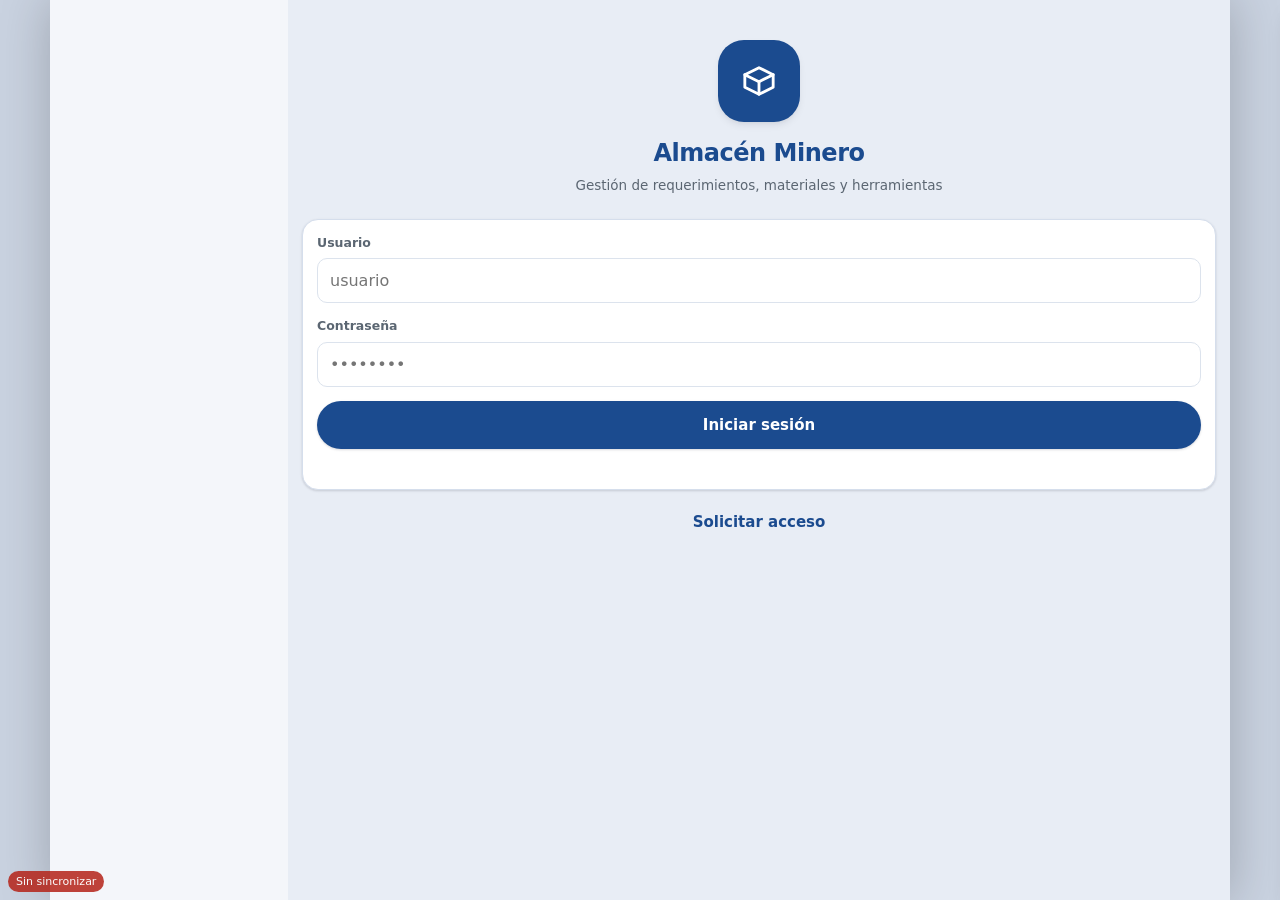
<file: index.html>
<!doctype html>
<html lang="es">
<head>
<meta charset="utf-8">
<meta name="viewport" content="width=device-width,initial-scale=1">
<meta name="theme-color" content="#1F3864">
<title>Almacén — Consorcio CPQ · Mina Columbito</title>
<link rel="manifest" href="manifest.json">
<link rel="icon" href="icon-192.png">
<link rel="apple-touch-icon" href="icon-192.png">
<link rel="stylesheet" href="estilos.css">
<script src="config.js"></script>
</head>
<body>

<!-- =====================================================================
     La app entra por acá y la dirección se queda en /Almacen/ — sin nada
     colgando al final.

     Antes esto mandaba a computadora.html o a celular.html y la dirección
     quedaba con el .html a la vista. Ahora no se va a ningún lado: se
     carga el motor, se mira con qué equipo se entró, y se trae SOLO el
     archivo de ese equipo.

     Los dos archivos de equipo siguen separados, que era lo importante:
     se toca el diseño de computadora sin rozar el del celular.
     ===================================================================== -->

<!-- Las pantallas y los modales, iguales en los dos equipos -->
<script src="pantallas.js"></script>

<!-- El motor: toda la lógica. Se arregla una vez y sirve para los dos -->
<script src="app.js"></script>

<!-- Conversor de HEIC (las fotos del iPhone). Va antes de fotos.js -->
<script src="heic2any.min.js"></script>
<script src="fotos.js"></script>

<!-- La sincronización entre equipos -->
<script src="sync.js"></script>

<script>
/* =====================================================================
   Qué equipo es, y qué archivo se trae

   No se mira el "user agent": esa cadena miente —Chrome dice ser Safari,
   el iPad dice ser Mac— y cada modelo nuevo que sale rompe la lista. Se
   mira si hay mouse, si la pantalla se toca y cuánto mide la ventana,
   que es lo único que de verdad distingue una laptop de un teléfono.

   Para probar la otra vista sin cambiar de equipo:
     ?equipo=computadora   ·   ?equipo=celular
   ===================================================================== */
(function traerElDeEsteEquipo(){
  var pedido = (location.search.match(/[?&]equipo=(computadora|celular|tablet)/) || [])[1];

  var mq = function(q){ return window.matchMedia && window.matchMedia(q).matches; };
  var hayMouse = mq("(any-pointer: fine)") || mq("(any-hover: hover)");
  var ancho = window.innerWidth || document.documentElement.clientWidth;
  var equipo = pedido || ((ancho >= 980 && hayMouse) ? "computadora" : "celular");

  /* La tablet con teclado se trabaja como computadora; sin él, como
     teléfono. Es lo que hace la persona con ella, no lo que dice ser. */
  var archivo = (equipo === "computadora") ? "computadora.js" : "celular.js";

  document.body.setAttribute("data-equipo", equipo);

  var s = document.createElement("script");
  s.src = archivo;
  s.async = false;          /* que corra después del motor, no antes */
  document.body.appendChild(s);

  /* =====================================================================
     Guarda la app en el equipo para que abra sin señal — y se actualiza
     sola cuando hay una versión nueva.

     Sin esto, el que ya tenía la app abierta seguía viendo la de ayer
     hasta cerrarla del todo: el service worker sirve lo que guardó, y en
     un celular la app casi nunca se cierra de verdad. En obra eso
     significa que la mitad del equipo trabaja con una versión y la otra
     mitad con otra, sin que nadie se entere.

     Ahora, cuando el navegador detecta una versión nueva y ya había una
     andando, la página se recarga sola UNA vez. Se hace en cuanto el
     trabajador nuevo toma el control, no antes, para no recargar sobre
     una versión a medio instalar.
     ===================================================================== */
  if("serviceWorker" in navigator){
    var yaRecargo = false;
    navigator.serviceWorker.addEventListener("controllerchange", function(){
      if(yaRecargo) return;
      yaRecargo = true;
      location.reload();
    });

    window.addEventListener("load", function(){
      navigator.serviceWorker.register("sw.js").then(function(reg){
        /* Se pregunta cada media hora: la app se deja abierta todo el
           día y si no, no se entera de nada hasta el otro día. */
        setInterval(function(){ reg.update().catch(function(){}); }, 1800000);
      }).catch(function(){});
    });
  }
})();
</script>
</body>
</html>
</file>
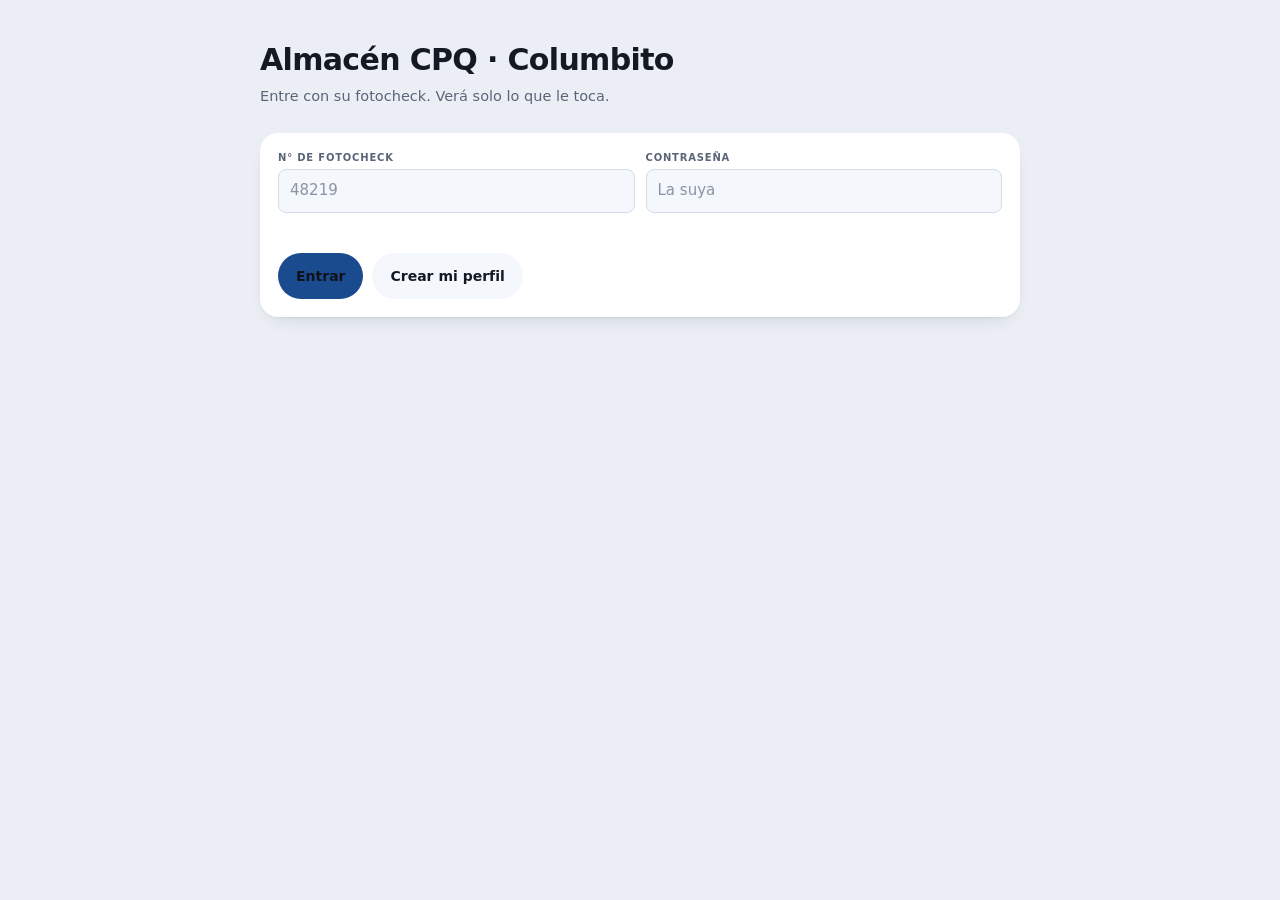
<file: nuevo/index.html>
<!doctype html>
<html lang="es">
<head>
<meta charset="utf-8">
<title>Almacén CPQ · Columbito</title>
<meta name="viewport" content="width=device-width, initial-scale=1, viewport-fit=cover">
<meta name="theme-color" content="#1B4B8F">
<meta name="apple-mobile-web-app-capable" content="yes">
<meta name="apple-mobile-web-app-title" content="Almacén CPQ">

<!-- El ?v= de cada archivo no es adorno: sin él el navegador se queda con
     la copia que bajó la primera vez y sigue mostrando la app de la semana
     pasada aunque el servidor ya tenga la nueva. Al cambiar el número,
     la dirección cambia y el navegador está obligado a bajarla otra vez.
     La versión pegada a cada archivo es la misma que se ve arriba del
     botón de salir: si no coinciden, ese equipo está atrasado. -->
<link rel="stylesheet" href="estilos/1-base.css?v=2026-09-02-w">
<link rel="stylesheet" href="estilos/2-panel-izquierdo.css?v=2026-09-02-w">
<link rel="stylesheet" href="estilos/3-componentes.css?v=2026-09-02-w">
</head>
<body>

<div class="marco">
  <nav class="riel">
    <div class="marca"><b>Almacén CPQ</b><small>Mina Columbito</small></div>
    <div id="quien"></div>
    <div id="sombreros" style="display:none">
      <button type="button" data-sombrero="almacenero">Almacén</button>
      <button type="button" data-sombrero="admin">Administrar</button>
    </div>
    <p class="rotulo">Trabajo del día</p>
    <div class="lista" id="menu"></div>
    <div id="salir"><button type="button">Salir</button></div>
  </nav>

  <main class="lienzo">
    <div id="banda"><span id="banda-txt"></span><button type="button" id="banda-volver">Volver a mi panel</button></div>
    <div class="barra"><h1 id="titulo"></h1></div>
    <div class="zona" id="zona"></div>
  </main>
</div>

<div id="portada">
  <div class="centro">
    <h1>Almacén CPQ · Columbito</h1>
    <p class="sub">Entre con su fotocheck. Verá solo lo que le toca.</p>

    <div class="acceso">
      <div class="rejilla dos">
        <label class="campo"><span>N° de fotocheck</span>
          <input type="tel" inputmode="numeric" id="ac-fc" placeholder="48219"></label>
        <label class="campo"><span>Contraseña</span>
          <input type="password" id="ac-clave" placeholder="La suya"></label>
      </div>
      <p class="err" id="ac-err"></p>
      <div class="botones">
        <button class="bt pri" type="button" id="ac-entrar">Entrar</button>
        <button class="bt" type="button" id="ac-crear">Crear mi perfil</button>
      </div>
    </div>

    <div id="alta" style="display:none">
      <div class="acceso">
        <h3>Crear mi perfil</h3>
        <div class="rejilla dos">
          <label class="campo"><span>Nombre completo</span><input id="al-nombre" placeholder="Nombres y apellidos"></label>
          <label class="campo"><span>Puesto</span><select id="al-puesto"></select></label>
          <label class="campo"><span>Celular</span><input type="tel" inputmode="numeric" id="al-cel" placeholder="999 999 999"></label>
          <label class="campo"><span>N° de fotocheck</span><input type="tel" inputmode="numeric" id="al-fc" placeholder="48219"></label>
          <label class="campo"><span>Contraseña</span><input type="password" id="al-clave" placeholder="La que usted quiera"></label>
        </div>
        <p class="err" id="al-err"></p>
        <div class="botones">
          <button class="bt pri" type="button" id="al-ok">Crear y entrar</button>
          <button class="bt" type="button" id="al-cancelar">Cancelar</button>
        </div>
      </div>
    </div>

  </div>
</div>

<div id="aviso-flotante" role="status" aria-live="polite"></div>

<script src="scripts/0-nube.js?v=2026-09-02-w"></script>
<script src="scripts/1-nucleo.js?v=2026-09-02-w"></script>
<script src="scripts/2-pantallas.js?v=2026-09-02-w"></script>
</body>
</html>
</file>
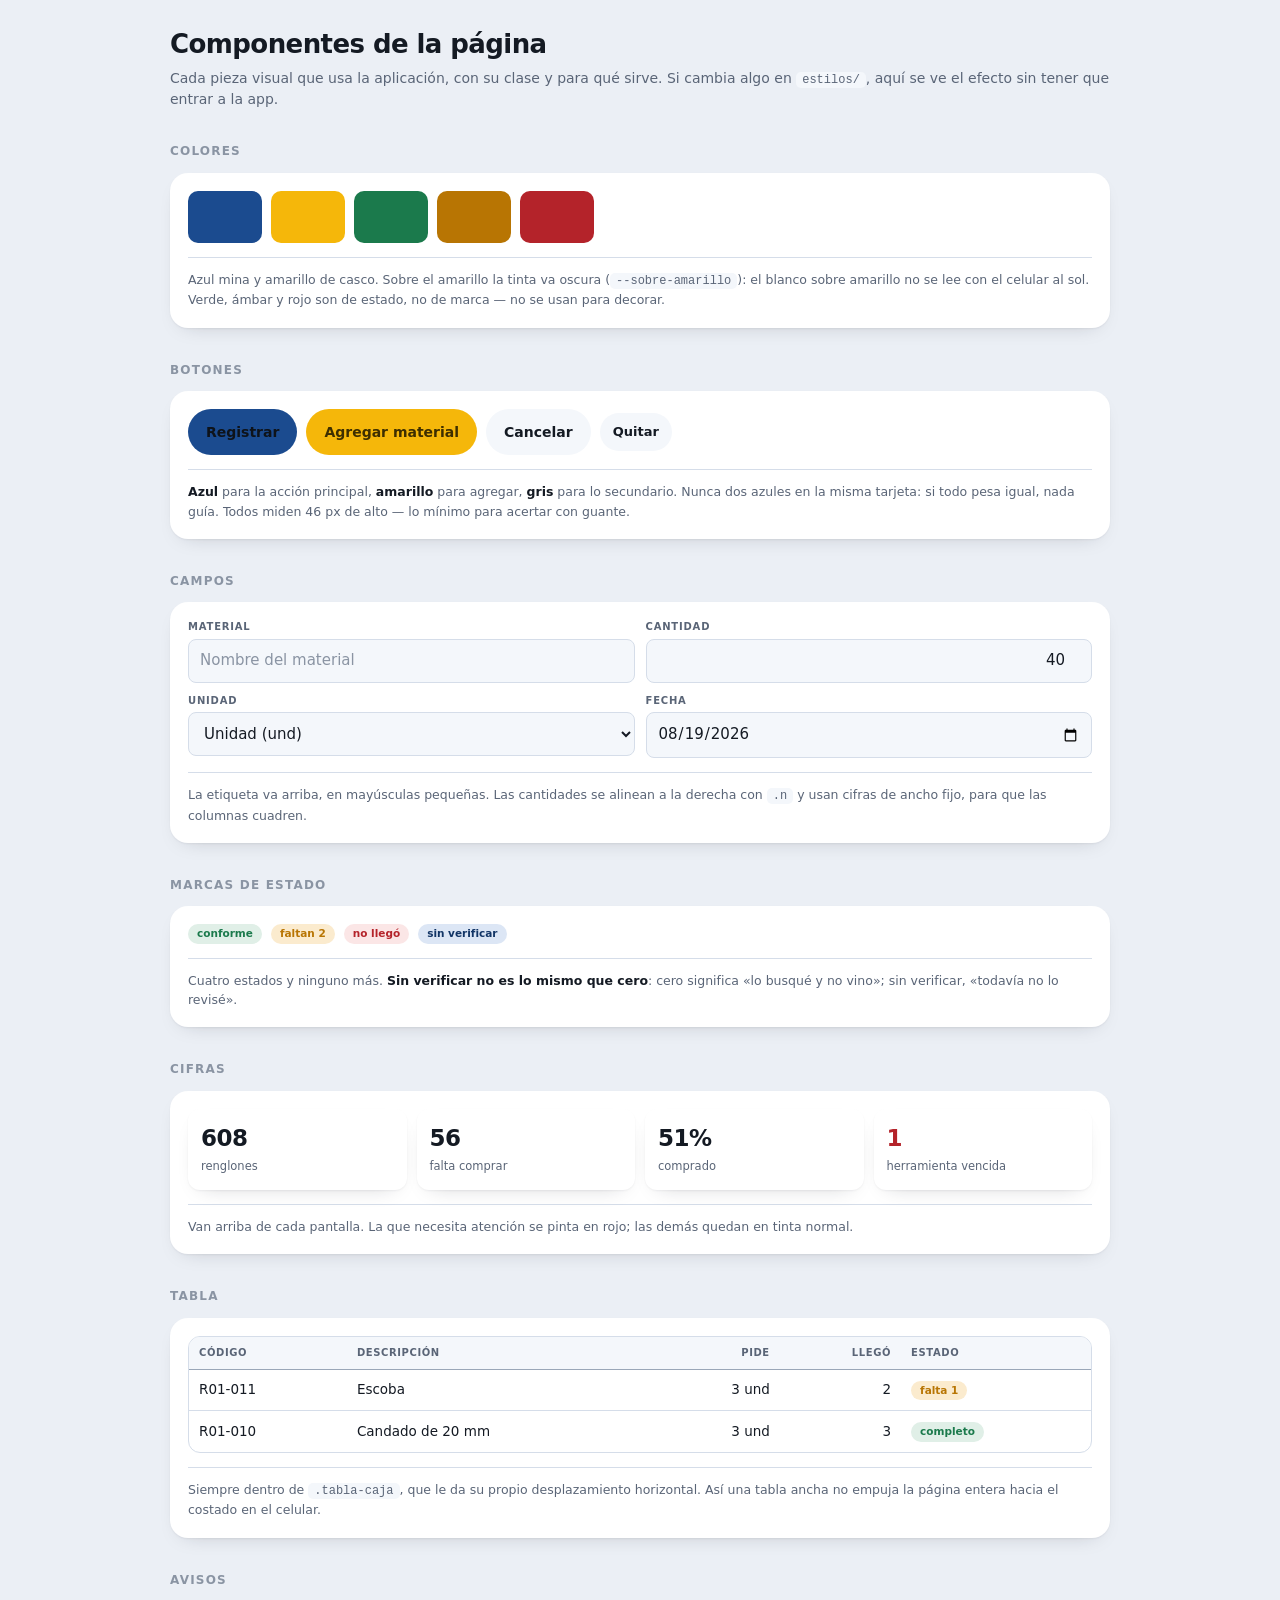
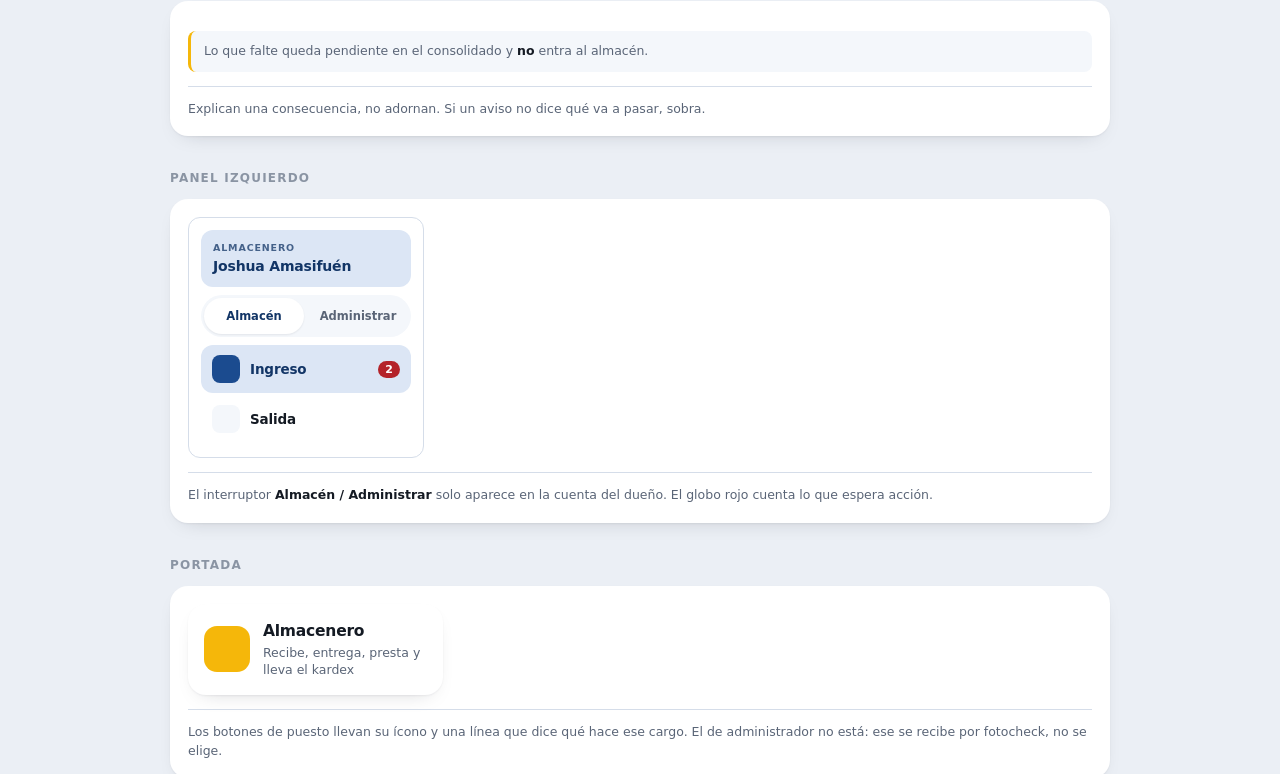
<file: nuevo/componentes.html>
<!doctype html>
<html lang="es">
<head>
<meta charset="utf-8">
<title>Componentes · Almacén CPQ</title>
<meta name="viewport" content="width=device-width,initial-scale=1">
<link rel="stylesheet" href="estilos/1-base.css">
<link rel="stylesheet" href="estilos/2-panel-izquierdo.css">
<link rel="stylesheet" href="estilos/3-componentes.css">
<style>
  body{ padding:26px 18px 60px; display:block; }
  .hoja{ max-width:940px; margin:0 auto; }
  h1{ font-size:26px; margin:0 0 4px; letter-spacing:-.022em; }
  .sub{ color:var(--tinta2); font-size:14px; margin:0 0 8px; }
  h2{ font-size:12px; text-transform:uppercase; letter-spacing:.1em;
      color:var(--tinta3); margin:34px 0 12px; font-weight:700; }
  .muestra{ background:var(--panel); border-radius:var(--r-l); box-shadow:var(--sombra);
            padding:18px; margin-bottom:12px; }
  .muestra > .pie{ margin:14px 0 0; padding-top:12px; border-top:1px solid var(--linea);
                   font-size:12.5px; color:var(--tinta2); line-height:1.55; }
  .muestra > .pie b{ color:var(--tinta); font-weight:620; }
  code{ font-family:ui-monospace,Menlo,Consolas,monospace; font-size:12px;
        background:var(--sup2); border-radius:5px; padding:1px 6px; }
  .fila{ display:flex; gap:9px; flex-wrap:wrap; align-items:center; }
</style>
</head>
<body>
<div class="hoja">

<h1>Componentes de la página</h1>
<p class="sub">Cada pieza visual que usa la aplicación, con su clase y para qué sirve.
   Si cambia algo en <code>estilos/</code>, aquí se ve el efecto sin tener que entrar a la app.</p>

<h2>Colores</h2>
<div class="muestra">
  <div class="fila">
    <span style="width:74px;height:52px;border-radius:10px;background:var(--azul)"></span>
    <span style="width:74px;height:52px;border-radius:10px;background:var(--amarillo)"></span>
    <span style="width:74px;height:52px;border-radius:10px;background:var(--verde)"></span>
    <span style="width:74px;height:52px;border-radius:10px;background:var(--ambar)"></span>
    <span style="width:74px;height:52px;border-radius:10px;background:var(--rojo)"></span>
  </div>
  <p class="pie">Azul mina y amarillo de casco. Sobre el amarillo la tinta va oscura
    (<code>--sobre-amarillo</code>): el blanco sobre amarillo no se lee con el celular al sol.
    Verde, ámbar y rojo son de estado, no de marca — no se usan para decorar.</p>
</div>

<h2>Botones</h2>
<div class="muestra">
  <div class="fila">
    <button class="bt pri">Registrar</button>
    <button class="bt sec">Agregar material</button>
    <button class="bt">Cancelar</button>
    <button class="bt chico">Quitar</button>
  </div>
  <p class="pie"><b>Azul</b> para la acción principal, <b>amarillo</b> para agregar,
    <b>gris</b> para lo secundario. Nunca dos azules en la misma tarjeta: si todo pesa igual,
    nada guía. Todos miden 46 px de alto — lo mínimo para acertar con guante.</p>
</div>

<h2>Campos</h2>
<div class="muestra">
  <div class="rejilla dos">
    <label class="campo"><span>Material</span><input placeholder="Nombre del material"></label>
    <label class="campo"><span>Cantidad</span><input class="n" type="number" value="40"></label>
    <label class="campo"><span>Unidad</span><select><option>Unidad (und)</option><option>Metro (m)</option></select></label>
    <label class="campo"><span>Fecha</span><input type="date" value="2026-08-19"></label>
  </div>
  <p class="pie">La etiqueta va arriba, en mayúsculas pequeñas. Las cantidades se alinean a la
    derecha con <code>.n</code> y usan cifras de ancho fijo, para que las columnas cuadren.</p>
</div>

<h2>Marcas de estado</h2>
<div class="muestra">
  <div class="fila">
    <span class="marca-est est-ok">conforme</span>
    <span class="marca-est est-alerta">faltan 2</span>
    <span class="marca-est est-mal">no llegó</span>
    <span class="marca-est est-info">sin verificar</span>
  </div>
  <p class="pie">Cuatro estados y ninguno más. <b>Sin verificar no es lo mismo que cero</b>:
    cero significa «lo busqué y no vino»; sin verificar, «todavía no lo revisé».</p>
</div>

<h2>Cifras</h2>
<div class="muestra">
  <div class="cifras">
    <div class="cifra"><b>608</b><small>renglones</small></div>
    <div class="cifra"><b>56</b><small>falta comprar</small></div>
    <div class="cifra"><b>51%</b><small>comprado</small></div>
    <div class="cifra"><b style="color:var(--rojo)">1</b><small>herramienta vencida</small></div>
  </div>
  <p class="pie">Van arriba de cada pantalla. La que necesita atención se pinta en rojo;
    las demás quedan en tinta normal.</p>
</div>

<h2>Tabla</h2>
<div class="muestra">
  <div class="tabla-caja">
    <table>
      <thead><tr><th>Código</th><th>Descripción</th><th class="n">Pide</th>
        <th class="n">Llegó</th><th>Estado</th></tr></thead>
      <tbody>
        <tr><td>R01-011</td><td>Escoba</td><td class="n">3 und</td><td class="n">2</td>
            <td><span class="marca-est est-alerta">falta 1</span></td></tr>
        <tr><td>R01-010</td><td>Candado de 20 mm</td><td class="n">3 und</td><td class="n">3</td>
            <td><span class="marca-est est-ok">completo</span></td></tr>
      </tbody>
    </table>
  </div>
  <p class="pie">Siempre dentro de <code>.tabla-caja</code>, que le da su propio desplazamiento
    horizontal. Así una tabla ancha no empuja la página entera hacia el costado en el celular.</p>
</div>

<h2>Avisos</h2>
<div class="muestra">
  <div class="aviso"><p>Lo que falte queda pendiente en el consolidado y <b>no</b> entra al almacén.</p></div>
  <p class="pie">Explican una consecuencia, no adornan. Si un aviso no dice qué va a pasar,
    sobra.</p>
</div>

<h2>Panel izquierdo</h2>
<div class="muestra">
  <div style="max-width:236px;background:var(--panel);border:1px solid var(--linea);
              border-radius:var(--r-m);padding:12px">
    <div id="quien" style="margin-bottom:8px"><small>ALMACENERO</small><b>Joshua Amasifuén</b></div>
    <div id="sombreros" style="display:flex;margin-bottom:8px">
      <button type="button" class="on">Almacén</button>
      <button type="button">Administrar</button>
    </div>
    <button class="opcion" aria-current="true"><span class="ic"></span><b>Ingreso</b>
      <span class="glob">2</span></button>
    <button class="opcion"><span class="ic"></span><b>Salida</b></button>
  </div>
  <p class="pie">El interruptor <b>Almacén / Administrar</b> solo aparece en la cuenta del dueño.
    El globo rojo cuenta lo que espera acción.</p>
</div>

<h2>Portada</h2>
<div class="muestra">
  <div class="puestos" style="max-width:520px">
    <button class="puesto destacado"><span class="ic"></span>
      <span><b>Almacenero</b><small>Recibe, entrega, presta y lleva el kardex</small></span></button>
  </div>
  <p class="pie">Los botones de puesto llevan su ícono y una línea que dice qué hace ese cargo.
    El de administrador no está: ese se recibe por fotocheck, no se elige.</p>
</div>

</div>
</body>
</html>
</file>
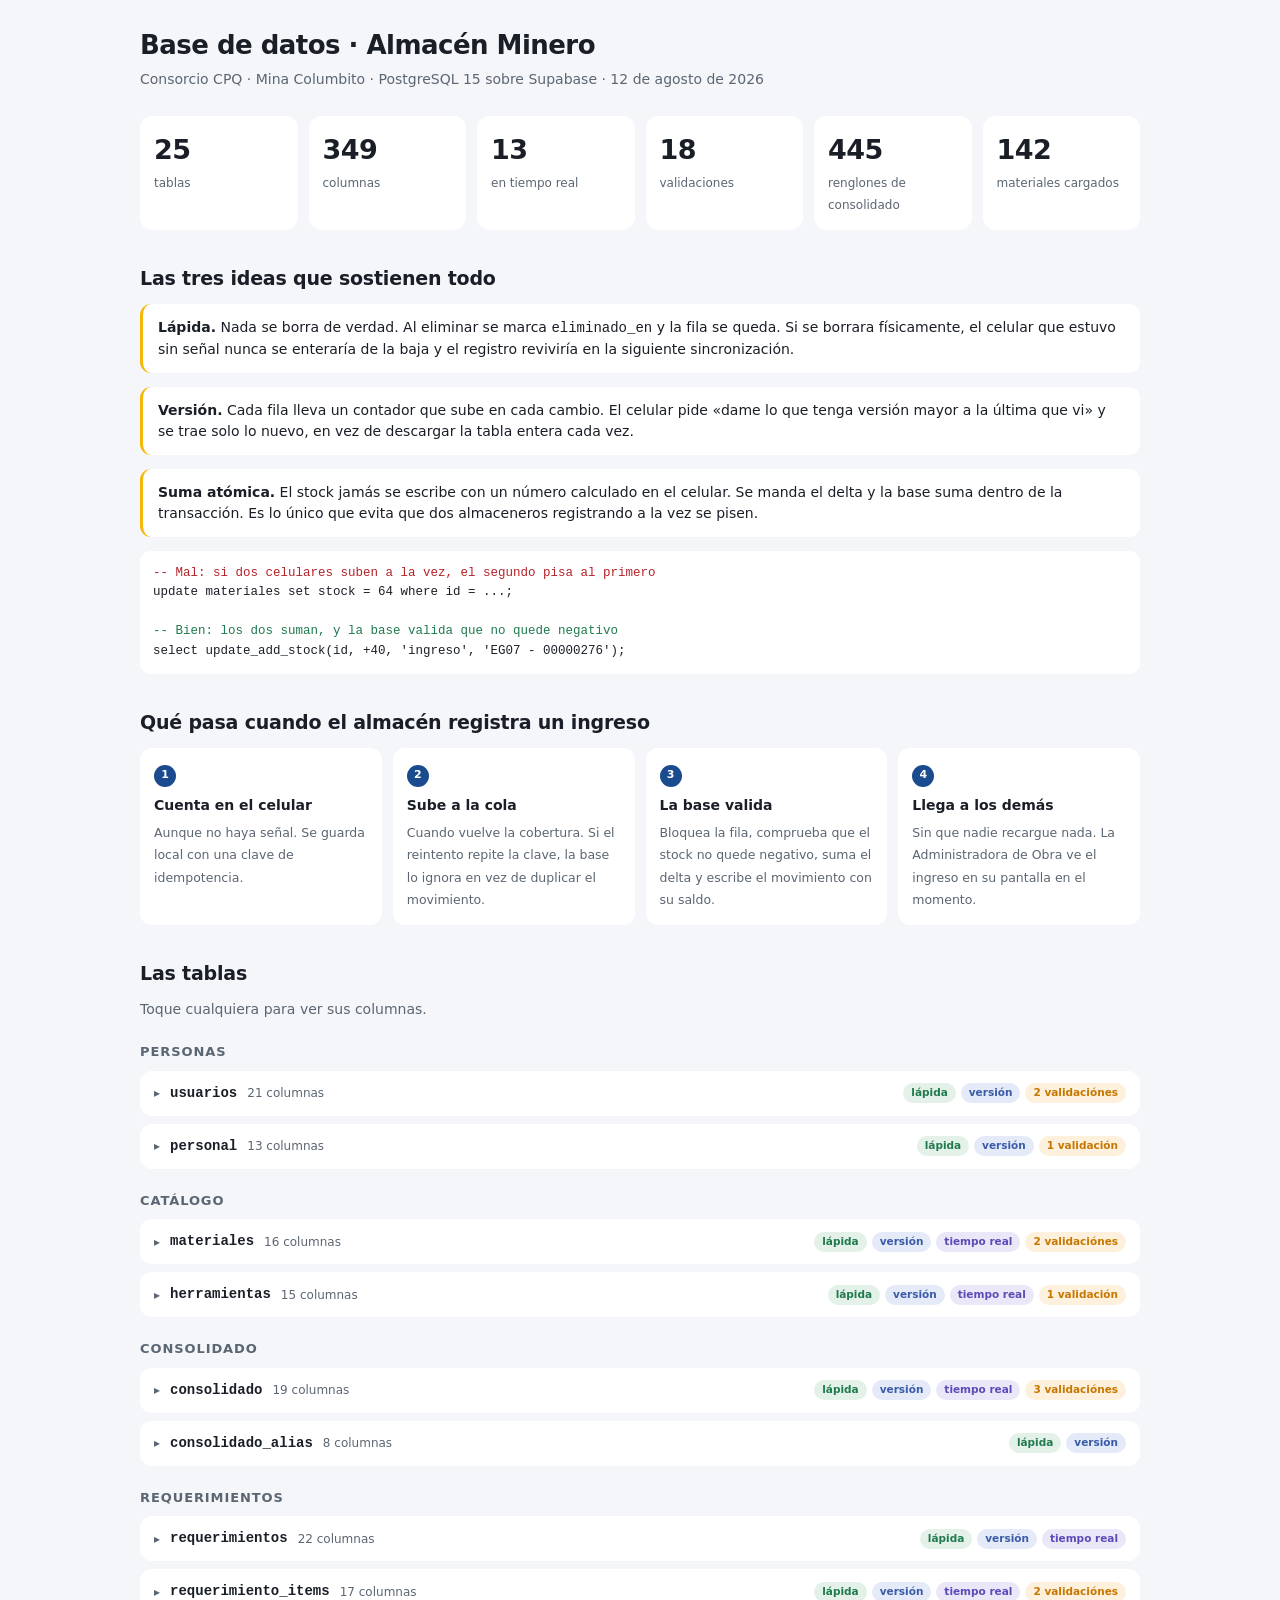
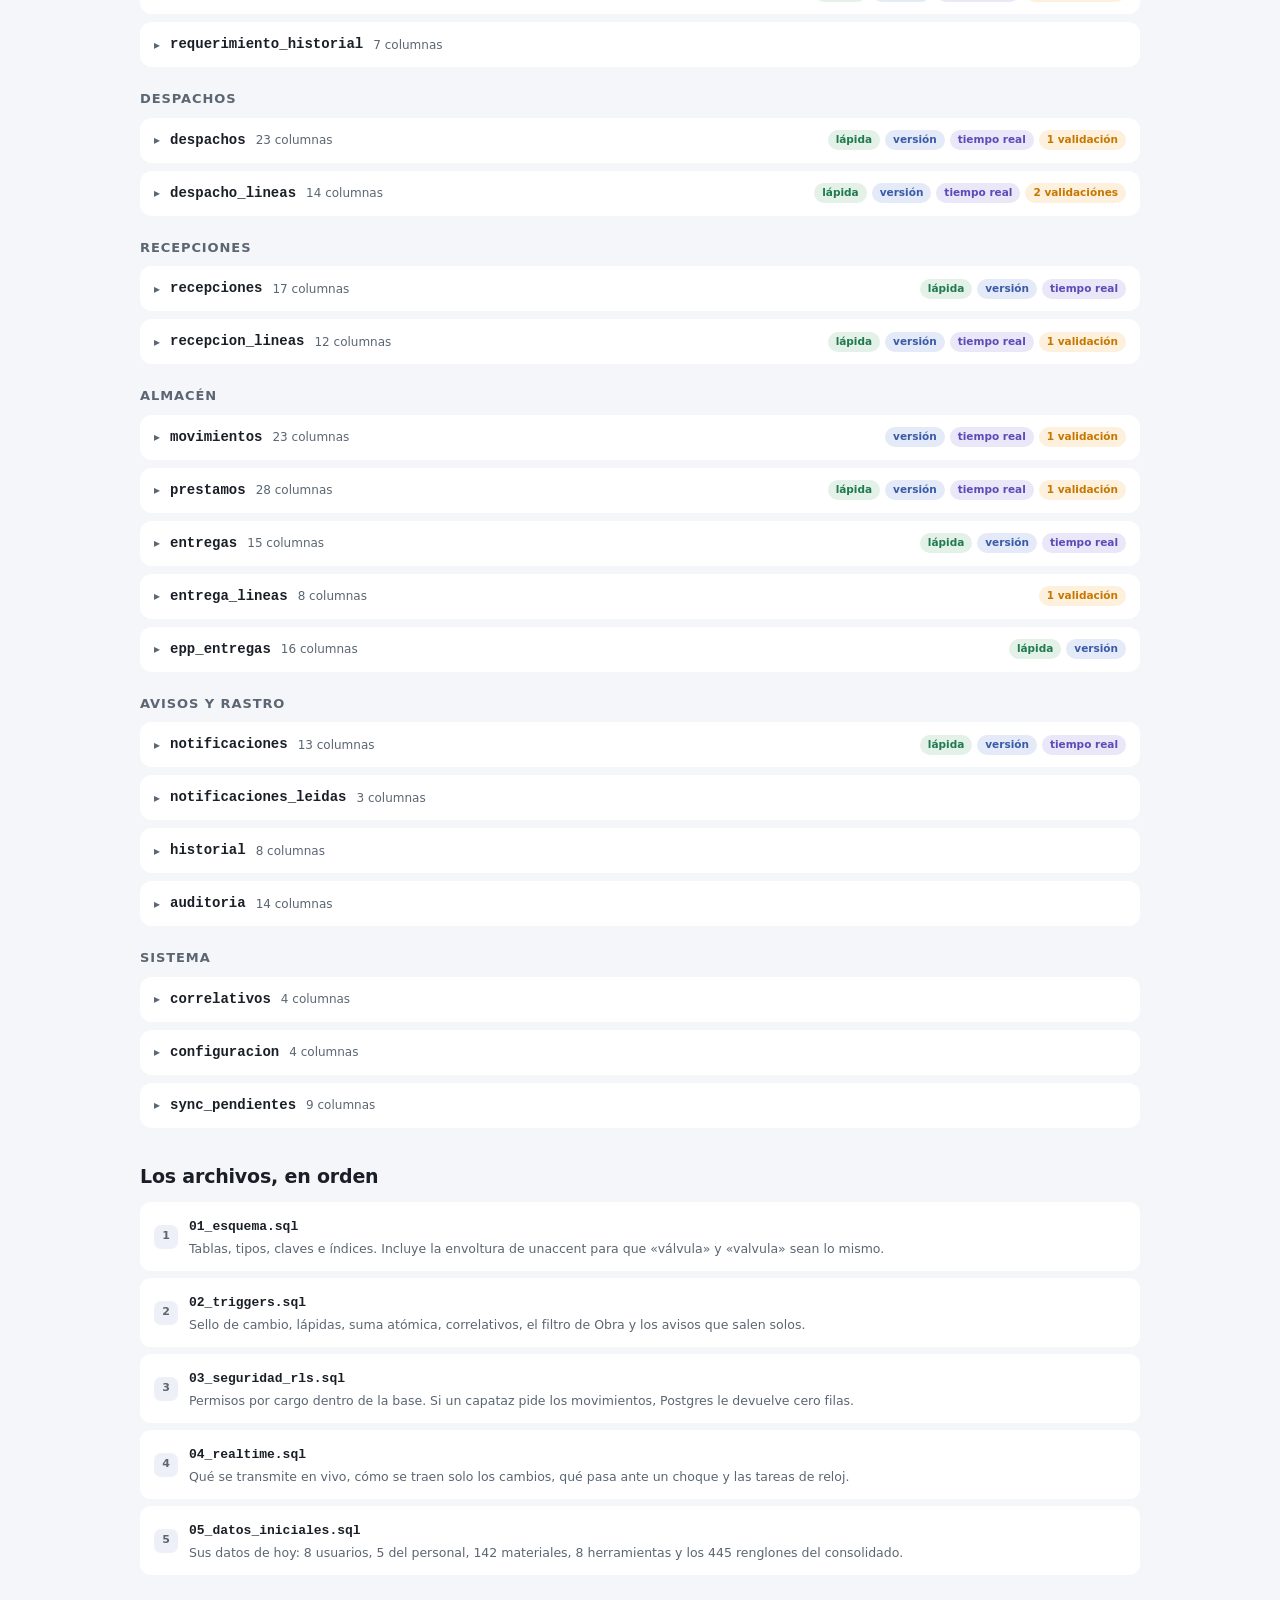
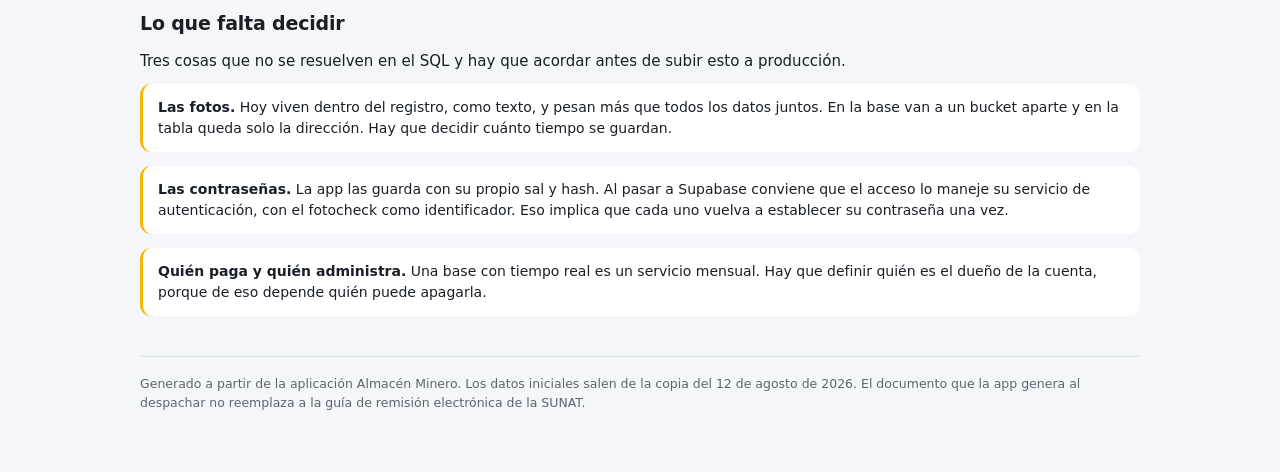
<file: sql/base-relacional/base-de-datos-almacen.html>
<!doctype html>
<html lang="es">
<head>
<meta charset="utf-8">
<meta name="viewport" content="width=device-width,initial-scale=1">
<title>Base de datos · Almacén Minero</title>
<style>
  :root {
    --fondo:#F4F6FA; --sup:#FFFFFF; --sup2:#EDF1F7; --linea:#DCE3ED;
    --tinta:#1A1F27; --tinta2:#5B6672;
    --pri:#1B4B8F; --sec:#F5B70A; --sobre-sec:#3D2E00;
    --ok:#1F7A4D; --ok-f:#E3F1E9; --alerta:#C77700; --alerta-f:#FDF0DC;
    --vivo:#5B4BB7; --vivo-f:#EAE7F8; --info:#3A5BA8; --info-f:#E4EAF8;
  }
  :root:not([data-theme="light"]) {}
  @media (prefers-color-scheme: dark) {
    :root:not([data-theme="light"]) {
      --fondo:#12161C; --sup:#1A2029; --sup2:#232B36; --linea:#2E3845;
      --tinta:#E8ECF2; --tinta2:#9AA6B4;
      --pri:#7CA5E0; --ok-f:#153024; --alerta-f:#3A2A0E; --vivo-f:#241F3D; --info-f:#18233C;
    }
  }
  :root[data-theme="dark"] {
    --fondo:#12161C; --sup:#1A2029; --sup2:#232B36; --linea:#2E3845;
    --tinta:#E8ECF2; --tinta2:#9AA6B4;
    --pri:#7CA5E0; --ok-f:#153024; --alerta-f:#3A2A0E; --vivo-f:#241F3D; --info-f:#18233C;
  }
  * { box-sizing:border-box; }
  body {
    margin:0; padding:26px 18px 60px; background:var(--fondo); color:var(--tinta);
    font-family:system-ui,-apple-system,"Segoe UI",Roboto,Arial,sans-serif;
    line-height:1.5; font-size:15px;
  }
  .caja { max-width:1000px; margin:0 auto; }
  header { margin-bottom:26px; }
  h1 { font-size:26px; margin:0 0 4px; letter-spacing:-.02em; }
  .sub { color:var(--tinta2); font-size:14px; margin:0; }
  h2 { font-size:19px; margin:34px 0 12px; letter-spacing:-.01em; }
  h3 { font-size:13px; text-transform:uppercase; letter-spacing:.07em;
        color:var(--tinta2); margin:22px 0 9px; }
  p { margin:0 0 12px; }
  .cifras { display:grid; grid-template-columns:repeat(auto-fit,minmax(130px,1fr)); gap:11px; }
  .cifra { background:var(--sup); border-radius:13px; padding:14px; }
  .cifra b { display:block; font-size:27px; font-weight:600; letter-spacing:-.02em; }
  .cifra small { color:var(--tinta2); font-size:12px; }
  .nota { background:var(--sup); border-left:3px solid var(--sec); border-radius:11px;
           padding:13px 15px; margin:0 0 14px; font-size:14px; }
  .nota b { font-weight:600; }
  .grupo { display:grid; gap:8px; margin-bottom:6px; }
  details.tabla { background:var(--sup); border-radius:12px; overflow:hidden; }
  details.tabla summary { cursor:pointer; padding:12px 14px; display:flex;
    align-items:center; gap:10px; flex-wrap:wrap; list-style:none; }
  details.tabla summary::-webkit-details-marker { display:none; }
  details.tabla summary::before { content:"▸"; color:var(--tinta2); font-size:12px; }
  details.tabla[open] summary::before { content:"▾"; }
  details.tabla summary b { font-family:ui-monospace,Menlo,Consolas,monospace;
    font-size:14px; font-weight:600; }
  .n { color:var(--tinta2); font-size:12px; }
  .marcas { margin-left:auto; display:flex; gap:5px; flex-wrap:wrap; }
  .chip { font-size:10.5px; font-weight:600; padding:2px 8px; border-radius:99px;
    background:var(--sup2); color:var(--tinta2); white-space:nowrap; }
  .chip.ok { background:var(--ok-f); color:var(--ok); }
  .chip.info { background:var(--info-f); color:var(--info); }
  .chip.vivo { background:var(--vivo-f); color:var(--vivo); }
  .chip.alerta { background:var(--alerta-f); color:var(--alerta); }
  .desc { padding:0 14px; color:var(--tinta2); font-size:13px; margin:0 0 10px; }
  .scroll { overflow-x:auto; padding:0 14px 14px; }
  table.cols { border-collapse:collapse; width:100%; font-size:12.5px; }
  table.cols td { padding:5px 9px 5px 0; border-bottom:1px solid var(--linea); }
  table.cols td.c { font-family:ui-monospace,Menlo,Consolas,monospace; font-weight:600; }
  table.cols td.t { color:var(--tinta2); }
  table.cols td.m { text-align:right; color:var(--pri); font-size:11px; font-weight:600; }
  .flujo { display:grid; grid-template-columns:repeat(auto-fit,minmax(210px,1fr)); gap:11px; }
  .paso { background:var(--sup); border-radius:12px; padding:14px; }
  .paso b { display:block; font-size:14px; margin-bottom:5px; }
  .paso small { color:var(--tinta2); font-size:12.5px; line-height:1.45; }
  .paso .num { display:inline-flex; width:22px; height:22px; border-radius:99px;
    background:var(--pri); color:#fff; align-items:center; justify-content:center;
    font-size:11px; font-weight:700; margin-bottom:8px; }
  pre { background:var(--sup); border-radius:11px; padding:13px; overflow-x:auto;
    font-size:12.5px; line-height:1.55; margin:0 0 14px;
    font-family:ui-monospace,Menlo,Consolas,monospace; }
  .mal { color:#B4232A; } .bien { color:var(--ok); }
  .archivos { display:grid; gap:7px; }
  .arch { background:var(--sup); border-radius:11px; padding:12px 14px;
    display:flex; align-items:center; gap:11px; }
  .arch b { font-family:ui-monospace,Menlo,Consolas,monospace; font-size:13px; }
  .arch small { color:var(--tinta2); font-size:12.5px; }
  .arch .orden { width:24px; height:24px; border-radius:7px; background:var(--sup2);
    color:var(--tinta2); display:flex; align-items:center; justify-content:center;
    font-size:11px; font-weight:700; flex:none; }
  footer { margin-top:40px; padding-top:18px; border-top:1px solid var(--linea);
    color:var(--tinta2); font-size:12.5px; }
</style>
</head>
<body>

<div class="caja">
<header>
  <h1>Base de datos · Almacén Minero</h1>
  <p class="sub">Consorcio CPQ · Mina Columbito · PostgreSQL 15 sobre Supabase · 12 de agosto de 2026</p>
</header>

<div class="cifras">
  <div class="cifra"><b>25</b><small>tablas</small></div>
  <div class="cifra"><b>349</b><small>columnas</small></div>
  <div class="cifra"><b>13</b><small>en tiempo real</small></div>
  <div class="cifra"><b>18</b><small>validaciones</small></div>
  <div class="cifra"><b>445</b><small>renglones de consolidado</small></div>
  <div class="cifra"><b>142</b><small>materiales cargados</small></div>
</div>

<h2>Las tres ideas que sostienen todo</h2>

<div class="nota">
  <b>Lápida.</b> Nada se borra de verdad. Al eliminar se marca <code>eliminado_en</code> y la fila
  se queda. Si se borrara físicamente, el celular que estuvo sin señal nunca se enteraría de la
  baja y el registro reviviría en la siguiente sincronización.
</div>

<div class="nota">
  <b>Versión.</b> Cada fila lleva un contador que sube en cada cambio. El celular pide
  «dame lo que tenga versión mayor a la última que vi» y se trae solo lo nuevo, en vez de
  descargar la tabla entera cada vez.
</div>

<div class="nota">
  <b>Suma atómica.</b> El stock jamás se escribe con un número calculado en el celular.
  Se manda el delta y la base suma dentro de la transacción. Es lo único que evita que dos
  almaceneros registrando a la vez se pisen.
</div>

<pre><span class="mal">-- Mal: si dos celulares suben a la vez, el segundo pisa al primero</span>
update materiales set stock = 64 where id = ...;

<span class="bien">-- Bien: los dos suman, y la base valida que no quede negativo</span>
select update_add_stock(id, +40, 'ingreso', 'EG07 - 00000276');</pre>

<h2>Qué pasa cuando el almacén registra un ingreso</h2>
<div class="flujo">
  <div class="paso"><span class="num">1</span><b>Cuenta en el celular</b>
    <small>Aunque no haya señal. Se guarda local con una clave de idempotencia.</small></div>
  <div class="paso"><span class="num">2</span><b>Sube a la cola</b>
    <small>Cuando vuelve la cobertura. Si el reintento repite la clave, la base lo ignora
    en vez de duplicar el movimiento.</small></div>
  <div class="paso"><span class="num">3</span><b>La base valida</b>
    <small>Bloquea la fila, comprueba que el stock no quede negativo, suma el delta y
    escribe el movimiento con su saldo.</small></div>
  <div class="paso"><span class="num">4</span><b>Llega a los demás</b>
    <small>Sin que nadie recargue nada. La Administradora de Obra ve el ingreso en su
    pantalla en el momento.</small></div>
</div>

<h2>Las tablas</h2>
<p class="sub">Toque cualquiera para ver sus columnas.</p>
<h3>Personas</h3><div class="grupo">
<details class="tabla">
  <summary>
    <b>usuarios</b>
    <span class="n">21 columnas</span>
    <span class="marcas"><span class="chip ok">lápida</span><span class="chip info">versión</span><span class="chip alerta">2 validaciónes</span></span>
  </summary>
  <p class="desc">Quién entra a la app. El fotocheck es el usuario.</p>
  <div class="scroll"><table class="cols"><tbody><tr><td class="c">id</td><td class="t">uuid</td><td class="m">PK</td></tr><tr><td class="c">usuario</td><td class="t">text</td><td class="m">obl.</td></tr><tr><td class="c">nombre</td><td class="t">text</td><td class="m">obl.</td></tr><tr><td class="c">fotocheck</td><td class="t">text</td><td class="m"></td></tr><tr><td class="c">cargo</td><td class="t">text</td><td class="m"></td></tr><tr><td class="c">area</td><td class="t">text</td><td class="m"></td></tr><tr><td class="c">rol</td><td class="t">rol_app</td><td class="m">obl.</td></tr><tr><td class="c">es_admin</td><td class="t">boolean</td><td class="m">obl.</td></tr><tr><td class="c">activo</td><td class="t">boolean</td><td class="m">obl.</td></tr><tr><td class="c">dni</td><td class="t">text</td><td class="m"></td></tr><tr><td class="c">celular</td><td class="t">text</td><td class="m"></td></tr><tr><td class="c">correo</td><td class="t">text</td><td class="m"></td></tr><tr><td class="c">foto_url</td><td class="t">text</td><td class="m"></td></tr><tr><td class="c">permisos_extra</td><td class="t">text[]</td><td class="m">obl.</td></tr><tr><td class="c">ultimo_acceso</td><td class="t">timestamptz</td><td class="m"></td></tr><tr><td class="c">auth_uid</td><td class="t">uuid</td><td class="m"></td></tr><tr><td class="c">creado_en</td><td class="t">timestamptz</td><td class="m">obl.</td></tr><tr><td class="c">actualizado_en</td><td class="t">timestamptz</td><td class="m">obl.</td></tr><tr><td class="c">actualizado_por</td><td class="t">uuid</td><td class="m"></td></tr><tr><td class="c">eliminado_en</td><td class="t">timestamptz</td><td class="m"></td></tr><tr><td class="c">version</td><td class="t">bigint</td><td class="m">obl.</td></tr></tbody></table></div>
</details>
<details class="tabla">
  <summary>
    <b>personal</b>
    <span class="n">13 columnas</span>
    <span class="marcas"><span class="chip ok">lápida</span><span class="chip info">versión</span><span class="chip alerta">1 validación</span></span>
  </summary>
  <p class="desc">Trabajadores que reciben material o herramientas. No entran a la app.</p>
  <div class="scroll"><table class="cols"><tbody><tr><td class="c">id</td><td class="t">uuid</td><td class="m">PK</td></tr><tr><td class="c">nombre</td><td class="t">text</td><td class="m">obl.</td></tr><tr><td class="c">dni</td><td class="t">text</td><td class="m"></td></tr><tr><td class="c">cargo</td><td class="t">text</td><td class="m"></td></tr><tr><td class="c">area</td><td class="t">text</td><td class="m"></td></tr><tr><td class="c">celular</td><td class="t">text</td><td class="m"></td></tr><tr><td class="c">foto_url</td><td class="t">text</td><td class="m"></td></tr><tr><td class="c">activo</td><td class="t">boolean</td><td class="m">obl.</td></tr><tr><td class="c">creado_en</td><td class="t">timestamptz</td><td class="m">obl.</td></tr><tr><td class="c">actualizado_en</td><td class="t">timestamptz</td><td class="m">obl.</td></tr><tr><td class="c">actualizado_por</td><td class="t">uuid</td><td class="m">FK</td></tr><tr><td class="c">eliminado_en</td><td class="t">timestamptz</td><td class="m"></td></tr><tr><td class="c">version</td><td class="t">bigint</td><td class="m">obl.</td></tr></tbody></table></div>
</details></div><h3>Catálogo</h3><div class="grupo">
<details class="tabla">
  <summary>
    <b>materiales</b>
    <span class="n">16 columnas</span>
    <span class="marcas"><span class="chip ok">lápida</span><span class="chip info">versión</span><span class="chip vivo">tiempo real</span><span class="chip alerta">2 validaciónes</span></span>
  </summary>
  <p class="desc">El catálogo con su stock. Solo se mueve con suma atómica.</p>
  <div class="scroll"><table class="cols"><tbody><tr><td class="c">id</td><td class="t">uuid</td><td class="m">PK</td></tr><tr><td class="c">codigo</td><td class="t">text</td><td class="m">obl.</td></tr><tr><td class="c">nombre</td><td class="t">text</td><td class="m">obl.</td></tr><tr><td class="c">clave_busqueda</td><td class="t">text</td><td class="m"></td></tr><tr><td class="c">categoria</td><td class="t">text</td><td class="m"></td></tr><tr><td class="c">unidad</td><td class="t">text</td><td class="m">obl.</td></tr><tr><td class="c">stock</td><td class="t">numeric(14,3)</td><td class="m">obl.</td></tr><tr><td class="c">minimo</td><td class="t">numeric(14,3)</td><td class="m">obl.</td></tr><tr><td class="c">obs</td><td class="t">text</td><td class="m"></td></tr><tr><td class="c">foto_url</td><td class="t">text</td><td class="m"></td></tr><tr><td class="c">alta_desde</td><td class="t">text</td><td class="m"></td></tr><tr><td class="c">creado_en</td><td class="t">timestamptz</td><td class="m">obl.</td></tr><tr><td class="c">actualizado_en</td><td class="t">timestamptz</td><td class="m">obl.</td></tr><tr><td class="c">actualizado_por</td><td class="t">uuid</td><td class="m">FK</td></tr><tr><td class="c">eliminado_en</td><td class="t">timestamptz</td><td class="m"></td></tr><tr><td class="c">version</td><td class="t">bigint</td><td class="m">obl.</td></tr></tbody></table></div>
</details>
<details class="tabla">
  <summary>
    <b>herramientas</b>
    <span class="n">15 columnas</span>
    <span class="marcas"><span class="chip ok">lápida</span><span class="chip info">versión</span><span class="chip vivo">tiempo real</span><span class="chip alerta">1 validación</span></span>
  </summary>
  <p class="desc">Cada herramienta con su marca, modelo y serie.</p>
  <div class="scroll"><table class="cols"><tbody><tr><td class="c">id</td><td class="t">uuid</td><td class="m">PK</td></tr><tr><td class="c">codigo</td><td class="t">text</td><td class="m">obl.</td></tr><tr><td class="c">nombre</td><td class="t">text</td><td class="m">obl.</td></tr><tr><td class="c">marca</td><td class="t">text</td><td class="m"></td></tr><tr><td class="c">modelo</td><td class="t">text</td><td class="m"></td></tr><tr><td class="c">serie</td><td class="t">text</td><td class="m"></td></tr><tr><td class="c">categoria</td><td class="t">text</td><td class="m"></td></tr><tr><td class="c">estado</td><td class="t">text</td><td class="m">obl.</td></tr><tr><td class="c">foto_url</td><td class="t">text</td><td class="m"></td></tr><tr><td class="c">obs</td><td class="t">text</td><td class="m"></td></tr><tr><td class="c">creado_en</td><td class="t">timestamptz</td><td class="m">obl.</td></tr><tr><td class="c">actualizado_en</td><td class="t">timestamptz</td><td class="m">obl.</td></tr><tr><td class="c">actualizado_por</td><td class="t">uuid</td><td class="m">FK</td></tr><tr><td class="c">eliminado_en</td><td class="t">timestamptz</td><td class="m"></td></tr><tr><td class="c">version</td><td class="t">bigint</td><td class="m">obl.</td></tr></tbody></table></div>
</details></div><h3>Consolidado</h3><div class="grupo">
<details class="tabla">
  <summary>
    <b>consolidado</b>
    <span class="n">19 columnas</span>
    <span class="marcas"><span class="chip ok">lápida</span><span class="chip info">versión</span><span class="chip vivo">tiempo real</span><span class="chip alerta">3 validaciónes</span></span>
  </summary>
  <p class="desc">El alcance aprobado de la obra. 445 renglones.</p>
  <div class="scroll"><table class="cols"><tbody><tr><td class="c">id</td><td class="t">uuid</td><td class="m">PK</td></tr><tr><td class="c">codigo</td><td class="t">text</td><td class="m">obl.</td></tr><tr><td class="c">descripcion</td><td class="t">text</td><td class="m">obl.</td></tr><tr><td class="c">clave_busqueda</td><td class="t">text</td><td class="m"></td></tr><tr><td class="c">unidad</td><td class="t">text</td><td class="m">obl.</td></tr><tr><td class="c">requerido</td><td class="t">numeric(14,3)</td><td class="m">obl.</td></tr><tr><td class="c">comprado</td><td class="t">numeric(14,3)</td><td class="m">obl.</td></tr><tr><td class="c">entregado</td><td class="t">numeric(14,3)</td><td class="m">obl.</td></tr><tr><td class="c">n_requerimiento</td><td class="t">text</td><td class="m"></td></tr><tr><td class="c">categoria</td><td class="t">text</td><td class="m"></td></tr><tr><td class="c">origen</td><td class="t">text</td><td class="m"></td></tr><tr><td class="c">adicional</td><td class="t">boolean</td><td class="m">obl.</td></tr><tr><td class="c">material_id</td><td class="t">uuid</td><td class="m">FK</td></tr><tr><td class="c">archivo_origen</td><td class="t">text</td><td class="m"></td></tr><tr><td class="c">creado_en</td><td class="t">timestamptz</td><td class="m">obl.</td></tr><tr><td class="c">actualizado_en</td><td class="t">timestamptz</td><td class="m">obl.</td></tr><tr><td class="c">actualizado_por</td><td class="t">uuid</td><td class="m">FK</td></tr><tr><td class="c">eliminado_en</td><td class="t">timestamptz</td><td class="m"></td></tr><tr><td class="c">version</td><td class="t">bigint</td><td class="m">obl.</td></tr></tbody></table></div>
</details>
<details class="tabla">
  <summary>
    <b>consolidado_alias</b>
    <span class="n">8 columnas</span>
    <span class="marcas"><span class="chip ok">lápida</span><span class="chip info">versión</span></span>
  </summary>
  <p class="desc">Nombres distintos del mismo material, ya emparejados.</p>
  <div class="scroll"><table class="cols"><tbody><tr><td class="c">id</td><td class="t">uuid</td><td class="m">PK</td></tr><tr><td class="c">consolidado_id</td><td class="t">uuid</td><td class="m">FK</td></tr><tr><td class="c">alias</td><td class="t">text</td><td class="m">obl.</td></tr><tr><td class="c">clave_alias</td><td class="t">text</td><td class="m"></td></tr><tr><td class="c">confirmado_por</td><td class="t">uuid</td><td class="m">FK</td></tr><tr><td class="c">creado_en</td><td class="t">timestamptz</td><td class="m">obl.</td></tr><tr><td class="c">eliminado_en</td><td class="t">timestamptz</td><td class="m"></td></tr><tr><td class="c">version</td><td class="t">bigint</td><td class="m">obl.</td></tr></tbody></table></div>
</details></div><h3>Requerimientos</h3><div class="grupo">
<details class="tabla">
  <summary>
    <b>requerimientos</b>
    <span class="n">22 columnas</span>
    <span class="marcas"><span class="chip ok">lápida</span><span class="chip info">versión</span><span class="chip vivo">tiempo real</span></span>
  </summary>
  <p class="desc">El pedido. Guarda quién lo pidió y quién lo tecleó.</p>
  <div class="scroll"><table class="cols"><tbody><tr><td class="c">id</td><td class="t">uuid</td><td class="m">PK</td></tr><tr><td class="c">codigo</td><td class="t">text</td><td class="m">obl.</td></tr><tr><td class="c">fecha</td><td class="t">timestamptz</td><td class="m">obl.</td></tr><tr><td class="c">solicitante_id</td><td class="t">uuid</td><td class="m">FK</td></tr><tr><td class="c">solicitante_nombre</td><td class="t">text</td><td class="m">obl.</td></tr><tr><td class="c">solicitante_cargo</td><td class="t">text</td><td class="m"></td></tr><tr><td class="c">levantado_por</td><td class="t">uuid</td><td class="m">FK</td></tr><tr><td class="c">area</td><td class="t">text</td><td class="m"></td></tr><tr><td class="c">obra</td><td class="t">text</td><td class="m"></td></tr><tr><td class="c">frente</td><td class="t">text</td><td class="m"></td></tr><tr><td class="c">prioridad</td><td class="t">prioridad_req</td><td class="m">obl.</td></tr><tr><td class="c">necesario_para</td><td class="t">date</td><td class="m"></td></tr><tr><td class="c">estado</td><td class="t">estado_req</td><td class="m">obl.</td></tr><tr><td class="c">obs</td><td class="t">text</td><td class="m"></td></tr><tr><td class="c">justificacion</td><td class="t">text</td><td class="m"></td></tr><tr><td class="c">enviado_logistica</td><td class="t">timestamptz</td><td class="m"></td></tr><tr><td class="c">enviado_por</td><td class="t">uuid</td><td class="m">FK</td></tr><tr><td class="c">creado_en</td><td class="t">timestamptz</td><td class="m">obl.</td></tr><tr><td class="c">actualizado_en</td><td class="t">timestamptz</td><td class="m">obl.</td></tr><tr><td class="c">actualizado_por</td><td class="t">uuid</td><td class="m">FK</td></tr><tr><td class="c">eliminado_en</td><td class="t">timestamptz</td><td class="m"></td></tr><tr><td class="c">version</td><td class="t">bigint</td><td class="m">obl.</td></tr></tbody></table></div>
</details>
<details class="tabla">
  <summary>
    <b>requerimiento_items</b>
    <span class="n">17 columnas</span>
    <span class="marcas"><span class="chip ok">lápida</span><span class="chip info">versión</span><span class="chip vivo">tiempo real</span><span class="chip alerta">2 validaciónes</span></span>
  </summary>
  <p class="desc">Sus renglones. Sin consolidado_id significa adicional.</p>
  <div class="scroll"><table class="cols"><tbody><tr><td class="c">id</td><td class="t">uuid</td><td class="m">PK</td></tr><tr><td class="c">requerimiento_id</td><td class="t">uuid</td><td class="m">FK</td></tr><tr><td class="c">orden</td><td class="t">int</td><td class="m">obl.</td></tr><tr><td class="c">descripcion</td><td class="t">text</td><td class="m">obl.</td></tr><tr><td class="c">unidad</td><td class="t">text</td><td class="m">obl.</td></tr><tr><td class="c">cantidad</td><td class="t">numeric(14,3)</td><td class="m">obl.</td></tr><tr><td class="c">material_id</td><td class="t">uuid</td><td class="m">FK</td></tr><tr><td class="c">consolidado_id</td><td class="t">uuid</td><td class="m">FK</td></tr><tr><td class="c">frente</td><td class="t">text</td><td class="m"></td></tr><tr><td class="c">obs</td><td class="t">text</td><td class="m"></td></tr><tr><td class="c">es_nuevo</td><td class="t">boolean</td><td class="m">obl.</td></tr><tr><td class="c">entregado</td><td class="t">numeric(14,3)</td><td class="m">obl.</td></tr><tr><td class="c">creado_en</td><td class="t">timestamptz</td><td class="m">obl.</td></tr><tr><td class="c">actualizado_en</td><td class="t">timestamptz</td><td class="m">obl.</td></tr><tr><td class="c">actualizado_por</td><td class="t">uuid</td><td class="m">FK</td></tr><tr><td class="c">eliminado_en</td><td class="t">timestamptz</td><td class="m"></td></tr><tr><td class="c">version</td><td class="t">bigint</td><td class="m">obl.</td></tr></tbody></table></div>
</details>
<details class="tabla">
  <summary>
    <b>requerimiento_historial</b>
    <span class="n">7 columnas</span>
    <span class="marcas"></span>
  </summary>
  <p class="desc">Cada cambio de estado, con su fecha y su autor.</p>
  <div class="scroll"><table class="cols"><tbody><tr><td class="c">id</td><td class="t">uuid</td><td class="m">PK</td></tr><tr><td class="c">requerimiento_id</td><td class="t">uuid</td><td class="m">FK</td></tr><tr><td class="c">fecha</td><td class="t">timestamptz</td><td class="m">obl.</td></tr><tr><td class="c">estado</td><td class="t">estado_req</td><td class="m">obl.</td></tr><tr><td class="c">nota</td><td class="t">text</td><td class="m"></td></tr><tr><td class="c">usuario_id</td><td class="t">uuid</td><td class="m">FK</td></tr><tr><td class="c">usuario_nombre</td><td class="t">text</td><td class="m"></td></tr></tbody></table></div>
</details></div><h3>Despachos</h3><div class="grupo">
<details class="tabla">
  <summary>
    <b>despachos</b>
    <span class="n">23 columnas</span>
    <span class="marcas"><span class="chip ok">lápida</span><span class="chip info">versión</span><span class="chip vivo">tiempo real</span><span class="chip alerta">1 validación</span></span>
  </summary>
  <p class="desc">La guía que genera logística al despachar.</p>
  <div class="scroll"><table class="cols"><tbody><tr><td class="c">id</td><td class="t">uuid</td><td class="m">PK</td></tr><tr><td class="c">numero</td><td class="t">text</td><td class="m">obl.</td></tr><tr><td class="c">serie</td><td class="t">text</td><td class="m">obl.</td></tr><tr><td class="c">correlativo</td><td class="t">bigint</td><td class="m">obl.</td></tr><tr><td class="c">fecha</td><td class="t">timestamptz</td><td class="m">obl.</td></tr><tr><td class="c">emision</td><td class="t">timestamptz</td><td class="m">obl.</td></tr><tr><td class="c">inicio_traslado</td><td class="t">date</td><td class="m">obl.</td></tr><tr><td class="c">motivo</td><td class="t">text</td><td class="m">obl.</td></tr><tr><td class="c">punto_partida</td><td class="t">text</td><td class="m"></td></tr><tr><td class="c">punto_llegada</td><td class="t">text</td><td class="m"></td></tr><tr><td class="c">modalidad</td><td class="t">text</td><td class="m"></td></tr><tr><td class="c">transportista</td><td class="t">text</td><td class="m"></td></tr><tr><td class="c">peso_bruto_kgm</td><td class="t">numeric(14,3)</td><td class="m"></td></tr><tr><td class="c">observaciones</td><td class="t">text</td><td class="m"></td></tr><tr><td class="c">numero_sunat</td><td class="t">text</td><td class="m"></td></tr><tr><td class="c">estado</td><td class="t">text</td><td class="m">obl.</td></tr><tr><td class="c">enviado_por</td><td class="t">uuid</td><td class="m">FK</td></tr><tr><td class="c">automatica</td><td class="t">boolean</td><td class="m">obl.</td></tr><tr><td class="c">creado_en</td><td class="t">timestamptz</td><td class="m">obl.</td></tr><tr><td class="c">actualizado_en</td><td class="t">timestamptz</td><td class="m">obl.</td></tr><tr><td class="c">actualizado_por</td><td class="t">uuid</td><td class="m">FK</td></tr><tr><td class="c">eliminado_en</td><td class="t">timestamptz</td><td class="m"></td></tr><tr><td class="c">version</td><td class="t">bigint</td><td class="m">obl.</td></tr></tbody></table></div>
</details>
<details class="tabla">
  <summary>
    <b>despacho_lineas</b>
    <span class="n">14 columnas</span>
    <span class="marcas"><span class="chip ok">lápida</span><span class="chip info">versión</span><span class="chip vivo">tiempo real</span><span class="chip alerta">2 validaciónes</span></span>
  </summary>
  <p class="desc">Lo que dice la guía que trae.</p>
  <div class="scroll"><table class="cols"><tbody><tr><td class="c">id</td><td class="t">uuid</td><td class="m">PK</td></tr><tr><td class="c">despacho_id</td><td class="t">uuid</td><td class="m">FK</td></tr><tr><td class="c">orden</td><td class="t">int</td><td class="m">obl.</td></tr><tr><td class="c">descripcion</td><td class="t">text</td><td class="m">obl.</td></tr><tr><td class="c">unidad</td><td class="t">text</td><td class="m">obl.</td></tr><tr><td class="c">cantidad</td><td class="t">numeric(14,3)</td><td class="m">obl.</td></tr><tr><td class="c">codigo</td><td class="t">text</td><td class="m"></td></tr><tr><td class="c">consolidado_id</td><td class="t">uuid</td><td class="m">FK</td></tr><tr><td class="c">material_id</td><td class="t">uuid</td><td class="m">FK</td></tr><tr><td class="c">recibido</td><td class="t">numeric(14,3)</td><td class="m">obl.</td></tr><tr><td class="c">creado_en</td><td class="t">timestamptz</td><td class="m">obl.</td></tr><tr><td class="c">actualizado_en</td><td class="t">timestamptz</td><td class="m">obl.</td></tr><tr><td class="c">eliminado_en</td><td class="t">timestamptz</td><td class="m"></td></tr><tr><td class="c">version</td><td class="t">bigint</td><td class="m">obl.</td></tr></tbody></table></div>
</details></div><h3>Recepciones</h3><div class="grupo">
<details class="tabla">
  <summary>
    <b>recepciones</b>
    <span class="n">17 columnas</span>
    <span class="marcas"><span class="chip ok">lápida</span><span class="chip info">versión</span><span class="chip vivo">tiempo real</span></span>
  </summary>
  <p class="desc">Lo que el almacén contó de verdad.</p>
  <div class="scroll"><table class="cols"><tbody><tr><td class="c">id</td><td class="t">uuid</td><td class="m">PK</td></tr><tr><td class="c">despacho_id</td><td class="t">uuid</td><td class="m">FK</td></tr><tr><td class="c">fecha</td><td class="t">timestamptz</td><td class="m">obl.</td></tr><tr><td class="c">recibido_por</td><td class="t">uuid</td><td class="m">FK</td></tr><tr><td class="c">sin_guia</td><td class="t">boolean</td><td class="m">obl.</td></tr><tr><td class="c">guia_tardia</td><td class="t">text</td><td class="m"></td></tr><tr><td class="c">vinculada_en</td><td class="t">timestamptz</td><td class="m"></td></tr><tr><td class="c">vinculada_por</td><td class="t">uuid</td><td class="m">FK</td></tr><tr><td class="c">conforme</td><td class="t">boolean</td><td class="m">obl.</td></tr><tr><td class="c">foto_url</td><td class="t">text</td><td class="m"></td></tr><tr><td class="c">obs</td><td class="t">text</td><td class="m"></td></tr><tr><td class="c">creado_en</td><td class="t">timestamptz</td><td class="m">obl.</td></tr><tr><td class="c">actualizado_en</td><td class="t">timestamptz</td><td class="m">obl.</td></tr><tr><td class="c">actualizado_por</td><td class="t">uuid</td><td class="m">FK</td></tr><tr><td class="c">eliminado_en</td><td class="t">timestamptz</td><td class="m"></td></tr><tr><td class="c">version</td><td class="t">bigint</td><td class="m">obl.</td></tr><tr><td class="c">check</td><td class="t">((sin_guia and despacho_id is null) or (not sin_guia and despacho_id is</td><td class="m">obl.</td></tr></tbody></table></div>
</details>
<details class="tabla">
  <summary>
    <b>recepcion_lineas</b>
    <span class="n">12 columnas</span>
    <span class="marcas"><span class="chip ok">lápida</span><span class="chip info">versión</span><span class="chip vivo">tiempo real</span><span class="chip alerta">1 validación</span></span>
  </summary>
  <p class="desc">Renglón por renglón: declarado contra contado.</p>
  <div class="scroll"><table class="cols"><tbody><tr><td class="c">id</td><td class="t">uuid</td><td class="m">PK</td></tr><tr><td class="c">recepcion_id</td><td class="t">uuid</td><td class="m">FK</td></tr><tr><td class="c">descripcion</td><td class="t">text</td><td class="m">obl.</td></tr><tr><td class="c">unidad</td><td class="t">text</td><td class="m">obl.</td></tr><tr><td class="c">declarado</td><td class="t">numeric(14,3)</td><td class="m"></td></tr><tr><td class="c">contado</td><td class="t">numeric(14,3)</td><td class="m">obl.</td></tr><tr><td class="c">material_id</td><td class="t">uuid</td><td class="m">FK</td></tr><tr><td class="c">despacho_linea_id</td><td class="t">uuid</td><td class="m">FK</td></tr><tr><td class="c">resultado</td><td class="t">text</td><td class="m"></td></tr><tr><td class="c">creado_en</td><td class="t">timestamptz</td><td class="m">obl.</td></tr><tr><td class="c">eliminado_en</td><td class="t">timestamptz</td><td class="m"></td></tr><tr><td class="c">version</td><td class="t">bigint</td><td class="m">obl.</td></tr></tbody></table></div>
</details></div><h3>Almacén</h3><div class="grupo">
<details class="tabla">
  <summary>
    <b>movimientos</b>
    <span class="n">23 columnas</span>
    <span class="marcas"><span class="chip info">versión</span><span class="chip vivo">tiempo real</span><span class="chip alerta">1 validación</span></span>
  </summary>
  <p class="desc">El kardex. Solo se inserta; nunca se edita ni se borra.</p>
  <div class="scroll"><table class="cols"><tbody><tr><td class="c">id</td><td class="t">uuid</td><td class="m">PK</td></tr><tr><td class="c">fecha</td><td class="t">timestamptz</td><td class="m">obl.</td></tr><tr><td class="c">tipo</td><td class="t">tipo_mov</td><td class="m">obl.</td></tr><tr><td class="c">material_id</td><td class="t">uuid</td><td class="m">FK</td></tr><tr><td class="c">item_nombre</td><td class="t">text</td><td class="m">obl.</td></tr><tr><td class="c">cantidad</td><td class="t">numeric(14,3)</td><td class="m">obl.</td></tr><tr><td class="c">unidad</td><td class="t">text</td><td class="m">obl.</td></tr><tr><td class="c">saldo</td><td class="t">numeric(14,3)</td><td class="m"></td></tr><tr><td class="c">persona</td><td class="t">text</td><td class="m"></td></tr><tr><td class="c">persona_id</td><td class="t">uuid</td><td class="m">FK</td></tr><tr><td class="c">area</td><td class="t">text</td><td class="m"></td></tr><tr><td class="c">documento</td><td class="t">text</td><td class="m"></td></tr><tr><td class="c">requerimiento_id</td><td class="t">uuid</td><td class="m">FK</td></tr><tr><td class="c">recepcion_id</td><td class="t">uuid</td><td class="m">FK</td></tr><tr><td class="c">obs</td><td class="t">text</td><td class="m"></td></tr><tr><td class="c">foto1_url</td><td class="t">text</td><td class="m"></td></tr><tr><td class="c">foto2_url</td><td class="t">text</td><td class="m"></td></tr><tr><td class="c">firma_url</td><td class="t">text</td><td class="m"></td></tr><tr><td class="c">usuario_id</td><td class="t">uuid</td><td class="m">FK</td></tr><tr><td class="c">usuario_nombre</td><td class="t">text</td><td class="m"></td></tr><tr><td class="c">anula_a</td><td class="t">uuid</td><td class="m">FK</td></tr><tr><td class="c">creado_en</td><td class="t">timestamptz</td><td class="m">obl.</td></tr><tr><td class="c">version</td><td class="t">bigint</td><td class="m">obl.</td></tr></tbody></table></div>
</details>
<details class="tabla">
  <summary>
    <b>prestamos</b>
    <span class="n">28 columnas</span>
    <span class="marcas"><span class="chip ok">lápida</span><span class="chip info">versión</span><span class="chip vivo">tiempo real</span><span class="chip alerta">1 validación</span></span>
  </summary>
  <p class="desc">Salida y retorno de cada herramienta, con sus días de atraso.</p>
  <div class="scroll"><table class="cols"><tbody><tr><td class="c">id</td><td class="t">uuid</td><td class="m">PK</td></tr><tr><td class="c">herramienta_id</td><td class="t">uuid</td><td class="m">FK</td></tr><tr><td class="c">personal_id</td><td class="t">uuid</td><td class="m">FK</td></tr><tr><td class="c">responsable</td><td class="t">text</td><td class="m">obl.</td></tr><tr><td class="c">dni</td><td class="t">text</td><td class="m"></td></tr><tr><td class="c">celular</td><td class="t">text</td><td class="m"></td></tr><tr><td class="c">area</td><td class="t">text</td><td class="m"></td></tr><tr><td class="c">salida</td><td class="t">timestamptz</td><td class="m">obl.</td></tr><tr><td class="c">devolucion_pactada</td><td class="t">timestamptz</td><td class="m"></td></tr><tr><td class="c">retorno</td><td class="t">timestamptz</td><td class="m"></td></tr><tr><td class="c">dias_fuera</td><td class="t">int</td><td class="m"></td></tr><tr><td class="c">retraso_dias</td><td class="t">int</td><td class="m"></td></tr><tr><td class="c">estado_retorno</td><td class="t">text</td><td class="m"></td></tr><tr><td class="c">marca</td><td class="t">text</td><td class="m"></td></tr><tr><td class="c">modelo</td><td class="t">text</td><td class="m"></td></tr><tr><td class="c">serie</td><td class="t">text</td><td class="m"></td></tr><tr><td class="c">foto_salida_url</td><td class="t">text</td><td class="m"></td></tr><tr><td class="c">foto_retorno_url</td><td class="t">text</td><td class="m"></td></tr><tr><td class="c">sin_foto</td><td class="t">boolean</td><td class="m">obl.</td></tr><tr><td class="c">obs</td><td class="t">text</td><td class="m"></td></tr><tr><td class="c">avisado_en</td><td class="t">date</td><td class="m"></td></tr><tr><td class="c">entregado_por</td><td class="t">uuid</td><td class="m">FK</td></tr><tr><td class="c">recibido_por</td><td class="t">uuid</td><td class="m">FK</td></tr><tr><td class="c">creado_en</td><td class="t">timestamptz</td><td class="m">obl.</td></tr><tr><td class="c">actualizado_en</td><td class="t">timestamptz</td><td class="m">obl.</td></tr><tr><td class="c">actualizado_por</td><td class="t">uuid</td><td class="m">FK</td></tr><tr><td class="c">eliminado_en</td><td class="t">timestamptz</td><td class="m"></td></tr><tr><td class="c">version</td><td class="t">bigint</td><td class="m">obl.</td></tr></tbody></table></div>
</details>
<details class="tabla">
  <summary>
    <b>entregas</b>
    <span class="n">15 columnas</span>
    <span class="marcas"><span class="chip ok">lápida</span><span class="chip info">versión</span><span class="chip vivo">tiempo real</span></span>
  </summary>
  <p class="desc">Los vales de entrega al frente.</p>
  <div class="scroll"><table class="cols"><tbody><tr><td class="c">id</td><td class="t">uuid</td><td class="m">PK</td></tr><tr><td class="c">fecha</td><td class="t">timestamptz</td><td class="m">obl.</td></tr><tr><td class="c">requerimiento_id</td><td class="t">uuid</td><td class="m">FK</td></tr><tr><td class="c">recibe</td><td class="t">text</td><td class="m">obl.</td></tr><tr><td class="c">personal_id</td><td class="t">uuid</td><td class="m">FK</td></tr><tr><td class="c">area</td><td class="t">text</td><td class="m"></td></tr><tr><td class="c">frente</td><td class="t">text</td><td class="m"></td></tr><tr><td class="c">firma_url</td><td class="t">text</td><td class="m"></td></tr><tr><td class="c">foto_url</td><td class="t">text</td><td class="m"></td></tr><tr><td class="c">tipo</td><td class="t">text</td><td class="m"></td></tr><tr><td class="c">entregado_por</td><td class="t">uuid</td><td class="m">FK</td></tr><tr><td class="c">creado_en</td><td class="t">timestamptz</td><td class="m">obl.</td></tr><tr><td class="c">actualizado_en</td><td class="t">timestamptz</td><td class="m">obl.</td></tr><tr><td class="c">eliminado_en</td><td class="t">timestamptz</td><td class="m"></td></tr><tr><td class="c">version</td><td class="t">bigint</td><td class="m">obl.</td></tr></tbody></table></div>
</details>
<details class="tabla">
  <summary>
    <b>entrega_lineas</b>
    <span class="n">8 columnas</span>
    <span class="marcas"><span class="chip alerta">1 validación</span></span>
  </summary>
  <p class="desc">Qué llevó cada vale.</p>
  <div class="scroll"><table class="cols"><tbody><tr><td class="c">id</td><td class="t">uuid</td><td class="m">PK</td></tr><tr><td class="c">entrega_id</td><td class="t">uuid</td><td class="m">FK</td></tr><tr><td class="c">material_id</td><td class="t">uuid</td><td class="m">FK</td></tr><tr><td class="c">descripcion</td><td class="t">text</td><td class="m">obl.</td></tr><tr><td class="c">unidad</td><td class="t">text</td><td class="m">obl.</td></tr><tr><td class="c">cantidad</td><td class="t">numeric(14,3)</td><td class="m">obl.</td></tr><tr><td class="c">movimiento_id</td><td class="t">uuid</td><td class="m">FK</td></tr><tr><td class="c">creado_en</td><td class="t">timestamptz</td><td class="m">obl.</td></tr></tbody></table></div>
</details>
<details class="tabla">
  <summary>
    <b>epp_entregas</b>
    <span class="n">16 columnas</span>
    <span class="marcas"><span class="chip ok">lápida</span><span class="chip info">versión</span></span>
  </summary>
  <p class="desc">Qué EPP recibió cada trabajador.</p>
  <div class="scroll"><table class="cols"><tbody><tr><td class="c">id</td><td class="t">uuid</td><td class="m">PK</td></tr><tr><td class="c">fecha</td><td class="t">timestamptz</td><td class="m">obl.</td></tr><tr><td class="c">personal_id</td><td class="t">uuid</td><td class="m">FK</td></tr><tr><td class="c">trabajador</td><td class="t">text</td><td class="m">obl.</td></tr><tr><td class="c">dni</td><td class="t">text</td><td class="m"></td></tr><tr><td class="c">material_id</td><td class="t">uuid</td><td class="m">FK</td></tr><tr><td class="c">descripcion</td><td class="t">text</td><td class="m">obl.</td></tr><tr><td class="c">cantidad</td><td class="t">numeric(14,3)</td><td class="m">obl.</td></tr><tr><td class="c">talla</td><td class="t">text</td><td class="m"></td></tr><tr><td class="c">motivo</td><td class="t">text</td><td class="m"></td></tr><tr><td class="c">firma_url</td><td class="t">text</td><td class="m"></td></tr><tr><td class="c">entregado_por</td><td class="t">uuid</td><td class="m">FK</td></tr><tr><td class="c">creado_en</td><td class="t">timestamptz</td><td class="m">obl.</td></tr><tr><td class="c">actualizado_en</td><td class="t">timestamptz</td><td class="m">obl.</td></tr><tr><td class="c">eliminado_en</td><td class="t">timestamptz</td><td class="m"></td></tr><tr><td class="c">version</td><td class="t">bigint</td><td class="m">obl.</td></tr></tbody></table></div>
</details></div><h3>Avisos y rastro</h3><div class="grupo">
<details class="tabla">
  <summary>
    <b>notificaciones</b>
    <span class="n">13 columnas</span>
    <span class="marcas"><span class="chip ok">lápida</span><span class="chip info">versión</span><span class="chip vivo">tiempo real</span></span>
  </summary>
  <p class="desc">Los avisos, dirigidos por cargo o por nombre.</p>
  <div class="scroll"><table class="cols"><tbody><tr><td class="c">id</td><td class="t">uuid</td><td class="m">PK</td></tr><tr><td class="c">fecha</td><td class="t">timestamptz</td><td class="m">obl.</td></tr><tr><td class="c">titulo</td><td class="t">text</td><td class="m">obl.</td></tr><tr><td class="c">cuerpo</td><td class="t">text</td><td class="m"></td></tr><tr><td class="c">roles</td><td class="t">rol_app[]</td><td class="m">obl.</td></tr><tr><td class="c">usuarios</td><td class="t">uuid[]</td><td class="m">obl.</td></tr><tr><td class="c">ref_tipo</td><td class="t">text</td><td class="m"></td></tr><tr><td class="c">ref_id</td><td class="t">uuid</td><td class="m"></td></tr><tr><td class="c">prioridad</td><td class="t">prioridad_req</td><td class="m"></td></tr><tr><td class="c">emisor_id</td><td class="t">uuid</td><td class="m">FK</td></tr><tr><td class="c">creado_en</td><td class="t">timestamptz</td><td class="m">obl.</td></tr><tr><td class="c">eliminado_en</td><td class="t">timestamptz</td><td class="m"></td></tr><tr><td class="c">version</td><td class="t">bigint</td><td class="m">obl.</td></tr></tbody></table></div>
</details>
<details class="tabla">
  <summary>
    <b>notificaciones_leidas</b>
    <span class="n">3 columnas</span>
    <span class="marcas"></span>
  </summary>
  <p class="desc">Quién ya leyó cada aviso.</p>
  <div class="scroll"><table class="cols"><tbody><tr><td class="c">notificacion_id</td><td class="t">uuid</td><td class="m">FK</td></tr><tr><td class="c">usuario_id</td><td class="t">uuid</td><td class="m">FK</td></tr><tr><td class="c">leida_en</td><td class="t">timestamptz</td><td class="m">obl.</td></tr></tbody></table></div>
</details>
<details class="tabla">
  <summary>
    <b>historial</b>
    <span class="n">8 columnas</span>
    <span class="marcas"></span>
  </summary>
  <p class="desc">La bitácora de la app.</p>
  <div class="scroll"><table class="cols"><tbody><tr><td class="c">id</td><td class="t">uuid</td><td class="m">PK</td></tr><tr><td class="c">fecha</td><td class="t">timestamptz</td><td class="m">obl.</td></tr><tr><td class="c">modulo</td><td class="t">text</td><td class="m">obl.</td></tr><tr><td class="c">accion</td><td class="t">text</td><td class="m">obl.</td></tr><tr><td class="c">detalle</td><td class="t">text</td><td class="m"></td></tr><tr><td class="c">ref_id</td><td class="t">uuid</td><td class="m"></td></tr><tr><td class="c">usuario_id</td><td class="t">uuid</td><td class="m">FK</td></tr><tr><td class="c">usuario_nombre</td><td class="t">text</td><td class="m"></td></tr></tbody></table></div>
</details>
<details class="tabla">
  <summary>
    <b>auditoria</b>
    <span class="n">14 columnas</span>
    <span class="marcas"></span>
  </summary>
  <p class="desc">El antes y el después de cada cambio. Nadie la puede borrar.</p>
  <div class="scroll"><table class="cols"><tbody><tr><td class="c">id</td><td class="t">uuid</td><td class="m">PK</td></tr><tr><td class="c">fecha</td><td class="t">timestamptz</td><td class="m">obl.</td></tr><tr><td class="c">usuario_id</td><td class="t">uuid</td><td class="m">FK</td></tr><tr><td class="c">usuario_nombre</td><td class="t">text</td><td class="m"></td></tr><tr><td class="c">cargo</td><td class="t">text</td><td class="m"></td></tr><tr><td class="c">modulo</td><td class="t">text</td><td class="m">obl.</td></tr><tr><td class="c">accion</td><td class="t">text</td><td class="m">obl.</td></tr><tr><td class="c">tabla</td><td class="t">text</td><td class="m"></td></tr><tr><td class="c">fila_id</td><td class="t">uuid</td><td class="m"></td></tr><tr><td class="c">estado_anterior</td><td class="t">jsonb</td><td class="m"></td></tr><tr><td class="c">estado_nuevo</td><td class="t">jsonb</td><td class="m"></td></tr><tr><td class="c">comentario</td><td class="t">text</td><td class="m"></td></tr><tr><td class="c">ip</td><td class="t">inet</td><td class="m"></td></tr><tr><td class="c">dispositivo</td><td class="t">text</td><td class="m"></td></tr></tbody></table></div>
</details></div><h3>Sistema</h3><div class="grupo">
<details class="tabla">
  <summary>
    <b>correlativos</b>
    <span class="n">4 columnas</span>
    <span class="marcas"></span>
  </summary>
  <p class="desc">Los números de MAT, HER, REQ y de guía. Los da la base.</p>
  <div class="scroll"><table class="cols"><tbody><tr><td class="c">prefijo</td><td class="t">text</td><td class="m">PK</td></tr><tr><td class="c">valor</td><td class="t">bigint</td><td class="m">obl.</td></tr><tr><td class="c">formato</td><td class="t">text</td><td class="m">obl.</td></tr><tr><td class="c">actualizado_en</td><td class="t">timestamptz</td><td class="m">obl.</td></tr></tbody></table></div>
</details>
<details class="tabla">
  <summary>
    <b>configuracion</b>
    <span class="n">4 columnas</span>
    <span class="marcas"></span>
  </summary>
  <p class="desc">Ajustes de la obra: datos de la guía, correos, logo.</p>
  <div class="scroll"><table class="cols"><tbody><tr><td class="c">clave</td><td class="t">text</td><td class="m">PK</td></tr><tr><td class="c">valor</td><td class="t">jsonb</td><td class="m">obl.</td></tr><tr><td class="c">actualizado_en</td><td class="t">timestamptz</td><td class="m">obl.</td></tr><tr><td class="c">actualizado_por</td><td class="t">uuid</td><td class="m">FK</td></tr></tbody></table></div>
</details>
<details class="tabla">
  <summary>
    <b>sync_pendientes</b>
    <span class="n">9 columnas</span>
    <span class="marcas"></span>
  </summary>
  <p class="desc">Lo que se hizo sin señal y todavía no subió.</p>
  <div class="scroll"><table class="cols"><tbody><tr><td class="c">id</td><td class="t">uuid</td><td class="m">PK</td></tr><tr><td class="c">idempotencia</td><td class="t">text</td><td class="m">obl.</td></tr><tr><td class="c">usuario_id</td><td class="t">uuid</td><td class="m">FK</td></tr><tr><td class="c">tabla</td><td class="t">text</td><td class="m">obl.</td></tr><tr><td class="c">operacion</td><td class="t">text</td><td class="m">obl.</td></tr><tr><td class="c">carga</td><td class="t">jsonb</td><td class="m">obl.</td></tr><tr><td class="c">creado_en</td><td class="t">timestamptz</td><td class="m">obl.</td></tr><tr><td class="c">aplicado_en</td><td class="t">timestamptz</td><td class="m"></td></tr><tr><td class="c">error</td><td class="t">text</td><td class="m"></td></tr></tbody></table></div>
</details></div>

<h2>Los archivos, en orden</h2>
<div class="archivos">
  <div class="arch"><span class="orden">1</span><span><b>01_esquema.sql</b><br><small>Tablas, tipos, claves e índices. Incluye la envoltura de unaccent para que «válvula» y «valvula» sean lo mismo.</small></span></div>
  <div class="arch"><span class="orden">2</span><span><b>02_triggers.sql</b><br><small>Sello de cambio, lápidas, suma atómica, correlativos, el filtro de Obra y los avisos que salen solos.</small></span></div>
  <div class="arch"><span class="orden">3</span><span><b>03_seguridad_rls.sql</b><br><small>Permisos por cargo dentro de la base. Si un capataz pide los movimientos, Postgres le devuelve cero filas.</small></span></div>
  <div class="arch"><span class="orden">4</span><span><b>04_realtime.sql</b><br><small>Qué se transmite en vivo, cómo se traen solo los cambios, qué pasa ante un choque y las tareas de reloj.</small></span></div>
  <div class="arch"><span class="orden">5</span><span><b>05_datos_iniciales.sql</b><br><small>Sus datos de hoy: 8 usuarios, 5 del personal, 142 materiales, 8 herramientas y los 445 renglones del consolidado.</small></span></div>
</div>

<h2>Lo que falta decidir</h2>
<p>Tres cosas que no se resuelven en el SQL y hay que acordar antes de subir esto a producción.</p>
<div class="nota"><b>Las fotos.</b> Hoy viven dentro del registro, como texto, y pesan más que
todos los datos juntos. En la base van a un bucket aparte y en la tabla queda solo la dirección.
Hay que decidir cuánto tiempo se guardan.</div>
<div class="nota"><b>Las contraseñas.</b> La app las guarda con su propio sal y hash. Al pasar a
Supabase conviene que el acceso lo maneje su servicio de autenticación, con el fotocheck como
identificador. Eso implica que cada uno vuelva a establecer su contraseña una vez.</div>
<div class="nota"><b>Quién paga y quién administra.</b> Una base con tiempo real es un servicio
mensual. Hay que definir quién es el dueño de la cuenta, porque de eso depende quién puede
apagarla.</div>

<footer>
  Generado a partir de la aplicación Almacén Minero. Los datos iniciales salen de la copia del
  12 de agosto de 2026. El documento que la app genera al despachar no reemplaza a la guía de
  remisión electrónica de la SUNAT.
</footer>
</div>

</body>
</html>
</file>
<file: estilos.css>
/* =====================================================================
   ALMACÉN CPQ · Estilos base

   Compartidos por las dos pantallas: computadora y celular. Lo propio de
   cada equipo NO va acá — va en computadora.js o celular.js, para poder
   tocar una sin rozar la otra.
   ===================================================================== */
:root{
  --pri:#1B4B8F; --pri-osc:#123566; --pri-cont:#D9E4F7; --sobre-pri:#FFFFFF;
  /* Amarillo de casco sobre azul mina. La tinta oscura es obligatoria:
     el blanco sobre amarillo no se lee bajo el sol. */
  --sec:#F5B70A; --sec-osc:#D19A00; --sobre-sec:#3D2E00;
  --fondo:#F4F6FA; --sup:#FFFFFF; --sup-var:#EDF1F7;
  --tinta:#1A1F27; --tinta-sec:#5B6672; --borde:#DCE3ED;
  --ok:#1E8E5A; --ok-f:#E2F3EA; --alerta:#C77700; --alerta-f:#FDF0DC;
  --mal:#C4362B; --mal-f:#FBE7E4; --info:#3A5BA8; --info-f:#E4EAF8;
  --lila:#5B4BB7; --lila-f:#EAE7F8;
  --s1:0 1px 2px rgba(16,24,40,.06), 0 1px 3px rgba(16,24,40,.10);
  --s2:0 4px 8px -2px rgba(16,24,40,.10), 0 2px 4px -2px rgba(16,24,40,.06);
  --s3:0 12px 24px -6px rgba(16,24,40,.18), 0 4px 8px -4px rgba(16,24,40,.10);
  --r-s:10px; --r-m:16px; --r-l:24px; --r-full:999px;
}

*{box-sizing:border-box;-webkit-tap-highlight-color:transparent}
html,body{overscroll-behavior:none}

body{
  margin:0; font-size:16px; line-height:1.45; color:var(--tinta); background:#C9D2E0;
  font-family:system-ui,-apple-system,"Segoe UI",Roboto,"Helvetica Neue",Arial,sans-serif;
  display:flex; justify-content:center; min-height:100vh; min-height:100dvh;
  -webkit-font-smoothing:antialiased;
}

.app{
  width:100%; max-width:460px; background:var(--fondo);
  height:100vh; height:100dvh; display:flex; flex-direction:column;
  position:relative; overflow:hidden; box-shadow:0 0 48px rgba(0,0,0,.22);
}

.ico{flex:none;display:block}

/* ================= APP BAR ================= */
.appbar{
  background:var(--pri); color:#fff; flex:none; z-index:30;
  padding:8px 8px 10px; padding-top:max(10px,env(safe-area-inset-top));
  display:flex; align-items:center; gap:6px; box-shadow:var(--s2);
}
.appbar .tit{flex:1;min-width:0;padding:0 4px}
.appbar .tit b{display:block;font-size:17px;font-weight:600;letter-spacing:-.01em;white-space:nowrap;overflow:hidden;text-overflow:ellipsis}
.appbar .tit small{display:block;font-size:11.5px;color:#B7CBEA;white-space:nowrap;overflow:hidden;text-overflow:ellipsis}

.icon-btn{
  width:42px;height:42px;border-radius:var(--r-full);background:transparent;color:#fff;
  display:flex;align-items:center;justify-content:center;border:none;cursor:pointer;flex:none;
  transition:background .15s;
}
.icon-btn:active{background:rgba(255,255,255,.22)}

.btn-modo{
  height:34px;padding:0 12px;border-radius:var(--r-full);
  background:rgba(255,255,255,.16);border:1px solid rgba(255,255,255,.34);color:#fff;
  font-size:12.5px;font-weight:600;display:flex;align-items:center;gap:5px;flex:none;cursor:pointer;
  transition:transform .12s, background .15s;
}
.btn-modo:active{transform:scale(.95);background:rgba(255,255,255,.3)}
.btn-modo.admin{background:var(--sec);border-color:var(--sec);color:var(--sobre-sec)}

.avatar{
  width:40px;height:40px;border-radius:var(--r-full);border:2px solid rgba(255,255,255,.6);
  background:var(--pri-cont);color:var(--pri);font-weight:700;font-size:13.5px;
  display:flex;align-items:center;justify-content:center;overflow:hidden;flex:none;
  cursor:pointer;position:relative;padding:0;
}
.avatar img{width:100%;height:100%;object-fit:cover;display:block}
.avatar .punto{
  position:absolute;top:-2px;right:-2px;min-width:17px;height:17px;padding:0 4px;
  background:var(--mal);color:#fff;border:2px solid var(--pri);border-radius:var(--r-full);
  font-size:10px;font-weight:700;display:none;align-items:center;justify-content:center;line-height:1;
}
.avatar .punto.hay{display:flex}

/* ================= PANTALLAS ================= */
main{flex:1;position:relative;overflow:hidden}
.pantalla{
  position:absolute;inset:0;overflow-y:auto;-webkit-overflow-scrolling:touch;
  padding:14px 14px 96px;display:none;
}
.pantalla.activa{display:block;animation:entra .18s ease}
@keyframes entra{from{opacity:0;transform:translateY(6px)}to{opacity:1;transform:none}}

.sech{
  font-size:11.5px;font-weight:700;color:var(--tinta-sec);text-transform:uppercase;
  letter-spacing:.06em;margin:20px 4px 9px;display:flex;align-items:center;justify-content:space-between;gap:10px;
}
.sech:first-child{margin-top:4px}

.card{background:var(--sup);border-radius:var(--r-m);padding:14px;margin-bottom:11px;box-shadow:var(--s1)}
.card.plano{box-shadow:none;border:1px solid var(--borde)}
.card.acento{background:var(--pri-cont)}
.card.aviso{background:var(--alerta-f)}

/* ================= FORMULARIOS ================= */
label{display:block;font-size:12.5px;color:var(--tinta-sec);font-weight:600;margin:0 0 6px}
.campo{margin-bottom:14px}
input,select,textarea{
  font-family:inherit;font-size:16px;width:100%;color:var(--tinta);
  border:1.5px solid var(--borde);border-radius:var(--r-s);padding:12px;background:var(--sup);
  transition:border-color .15s, box-shadow .15s;
}
input:focus,select:focus,textarea:focus{outline:none;border-color:var(--pri);box-shadow:0 0 0 3px rgba(27,75,143,.13)}
input:disabled,select:disabled{background:var(--sup-var);color:var(--tinta-sec)}
textarea{min-height:70px;resize:vertical}
.dos{display:flex;gap:10px}
.dos>*{flex:1;min-width:0}
.ayuda{font-size:11.5px;color:var(--tinta-sec);margin:-8px 0 12px}
.ayuda.err{color:var(--mal)}

button{font-family:inherit;font-size:16px;cursor:pointer;border:none;color:inherit}
.btn{
  height:48px;border-radius:var(--r-full);font-weight:600;font-size:15px;width:100%;
  display:flex;align-items:center;justify-content:center;gap:8px;transition:transform .12s,filter .15s;
}
.btn:active{transform:scale(.98)}
.btn-pri{background:var(--pri);color:#fff;box-shadow:var(--s1)}
.btn-sec{background:var(--sec);color:var(--sobre-sec);box-shadow:var(--s1)}
.btn-ton{background:var(--pri-cont);color:var(--pri-osc)}
.btn-cont{background:var(--sup);color:var(--pri);border:1.5px solid var(--borde)}
.btn-ok{background:var(--ok);color:#fff}
.btn-mal{background:var(--mal-f);color:var(--mal)}
.btn-txt{background:transparent;color:var(--pri);height:42px;font-weight:600}
.btn-mini{height:36px;width:auto;padding:0 14px;font-size:13px;border-radius:var(--r-full)}
.btns{display:flex;gap:10px;margin-top:6px}
.btns>*{flex:1}

.fab{
  position:absolute;right:16px;bottom:calc(18px + env(safe-area-inset-bottom));
  height:56px;padding:0 20px;border-radius:18px;background:var(--sec);color:var(--sobre-sec);
  display:none;align-items:center;gap:9px;font-size:15px;font-weight:600;
  box-shadow:var(--s3);z-index:25;transition:transform .14s;
}
.fab.visible{display:flex;animation:fabIn .22s cubic-bezier(.2,.8,.3,1)}
.fab:active{transform:scale(.94)}
@keyframes fabIn{from{transform:scale(.6);opacity:0}to{transform:none;opacity:1}}

/* ================= SEGMENTOS Y CHIPS ================= */
.seg{display:flex;background:var(--sup-var);border-radius:var(--r-full);padding:4px;gap:3px;margin-bottom:14px}
.seg button{flex:1;background:transparent;color:var(--tinta-sec);font-size:13px;font-weight:600;height:38px;border-radius:var(--r-full);padding:0 4px}
.seg button.on{background:var(--sup);color:var(--pri);box-shadow:var(--s1)}

.filtros{display:flex;gap:8px;overflow-x:auto;padding:2px 2px 6px;margin-bottom:8px;scrollbar-width:none}
.filtros::-webkit-scrollbar{display:none}
.filtros button{
  background:var(--sup);border:1px solid var(--borde);color:var(--tinta-sec);
  font-size:13px;font-weight:600;padding:8px 14px;border-radius:var(--r-full);white-space:nowrap;
}
.filtros button.on{background:var(--pri-cont);border-color:var(--pri-cont);color:var(--pri-osc)}

.chip{
  font-size:11px;font-weight:700;padding:4px 10px;border-radius:var(--r-full);white-space:nowrap;
  background:var(--sup-var);color:var(--tinta-sec);display:inline-flex;align-items:center;gap:4px;
}
.chip.ok{background:var(--ok-f);color:var(--ok)}
.chip.mal{background:var(--mal-f);color:var(--mal)}
.chip.alerta{background:var(--alerta-f);color:var(--alerta)}
.chip.info{background:var(--info-f);color:var(--info)}
.chip.lila{background:var(--lila-f);color:var(--lila)}
.punto-est{width:8px;height:8px;border-radius:50%;background:currentColor;flex:none}

/* ================= LISTAS ================= */
.fila{
  background:var(--sup);border-radius:var(--r-m);padding:12px;margin-bottom:10px;
  display:flex;align-items:center;gap:12px;width:100%;text-align:left;box-shadow:var(--s1);
  transition:transform .12s, box-shadow .15s;
}
.fila:active{transform:scale(.99);box-shadow:var(--s2)}
.fila .mini{
  width:46px;height:46px;border-radius:12px;flex:none;overflow:hidden;
  background:var(--sup-var);color:var(--pri);display:flex;align-items:center;justify-content:center;
}
.fila .mini img{width:100%;height:100%;object-fit:cover}
.fila .mini.ok{background:var(--ok-f);color:var(--ok)}
.fila .mini.mal{background:var(--mal-f);color:var(--mal)}
.fila .mini.alerta{background:var(--alerta-f);color:var(--alerta)}
.fila .mini.lila{background:var(--lila-f);color:var(--lila)}
.fila .txt{flex:1;min-width:0}
.fila .txt b{display:block;font-size:14.5px;font-weight:600;white-space:nowrap;overflow:hidden;text-overflow:ellipsis}
.fila .txt small{display:block;font-size:12px;color:var(--tinta-sec);white-space:nowrap;overflow:hidden;text-overflow:ellipsis}
.fila .der{flex:none;text-align:right;display:flex;flex-direction:column;align-items:flex-end;gap:4px}
.fila .der b{font-size:14px;font-variant-numeric:tabular-nums}
.fila .der small{font-size:10.5px;color:var(--tinta-sec)}

.vacio{
  text-align:center;color:var(--tinta-sec);font-size:13.5px;line-height:1.6;
  padding:30px 18px;background:var(--sup);border-radius:var(--r-m);border:1px dashed var(--borde);
}
.vacio .ico{margin:0 auto 10px;color:var(--borde);width:40px;height:40px}

/* ================= MÉTRICAS ================= */
.metricas{display:grid;grid-template-columns:repeat(2,1fr);gap:11px}
.metrica{background:var(--sup);border-radius:var(--r-m);padding:13px;box-shadow:var(--s1)}
.metrica b{display:block;font-size:25px;line-height:1.15;color:var(--pri);font-variant-numeric:tabular-nums}
.metrica span{font-size:11.5px;color:var(--tinta-sec);font-weight:600}
.metrica.mal b{color:var(--mal)}
.metrica.ok b{color:var(--ok)}
.metrica.alerta b{color:var(--alerta)}

.barra{margin-bottom:12px}
.barra .rot{display:flex;justify-content:space-between;font-size:12.5px;margin-bottom:5px}
.barra .rot b{font-variant-numeric:tabular-nums}
.barra .via{height:10px;background:var(--sup-var);border-radius:var(--r-full);overflow:hidden}
.barra .lleno{height:100%;background:var(--pri);border-radius:var(--r-full);transition:width .45s cubic-bezier(.2,.8,.3,1)}
.barra.ok .lleno{background:var(--ok)}
.barra.alerta .lleno{background:var(--sec)}
.barra.mal .lleno{background:var(--mal)}
.barra.lila .lleno{background:var(--lila)}

.dias{display:flex;align-items:flex-end;gap:6px;height:100px;margin:8px 0 2px}
.dias .col{flex:1;display:flex;flex-direction:column;justify-content:flex-end;align-items:center;gap:4px;height:100%}
.dias .bar{width:100%;background:var(--pri);border-radius:6px 6px 0 0;min-height:3px;transition:height .4s}
.dias .et{font-size:9.5px;color:var(--tinta-sec);font-weight:700}
.dias .val{font-size:10px;color:var(--pri);font-weight:700;font-variant-numeric:tabular-nums}

/* ================= FOTOS Y ARCHIVOS ================= */
.foto-btn{
  width:100%;background:var(--sup);border:1.5px dashed var(--pri);border-radius:var(--r-m);
  padding:14px;display:flex;align-items:center;gap:12px;color:var(--pri);font-weight:600;font-size:14px;
}
.foto-btn:active{background:var(--pri-cont)}
.prev{display:flex;align-items:center;gap:10px;margin-top:9px}
.prev:empty{display:none}
.thumb{width:62px;height:62px;object-fit:cover;border-radius:12px;border:1px solid var(--borde)}
.quitar{background:var(--mal-f);color:var(--mal);border-radius:var(--r-full);padding:8px 13px;font-size:12.5px;font-weight:600;margin-left:auto}

.galeria{display:grid;grid-template-columns:repeat(2,1fr);gap:11px}
.galeria figure{margin:0;background:var(--sup);border-radius:var(--r-m);overflow:hidden;box-shadow:var(--s1)}
.galeria img{width:100%;height:112px;object-fit:cover;display:block}
.galeria figcaption{padding:9px;font-size:10.5px;color:var(--tinta-sec);line-height:1.4}
.galeria figcaption b{color:var(--tinta);font-size:11.5px;display:block}

/* ================= DRAWER (menú del perfil) ================= */
.velo{position:fixed;inset:0;background:rgba(15,22,40,.5);z-index:40;opacity:0;pointer-events:none;transition:opacity .2s}
.velo.abierto{opacity:1;pointer-events:auto}

.drawer{
  position:fixed;top:0;right:0;bottom:0;width:86%;max-width:330px;background:var(--fondo);
  z-index:41;display:flex;flex-direction:column;transform:translateX(102%);
  transition:transform .26s cubic-bezier(.2,.8,.3,1);box-shadow:var(--s3);
}
.drawer.abierto{transform:none}
.drawer .cabe{
  background:var(--pri);color:#fff;padding:18px 18px 20px;padding-top:max(20px,env(safe-area-inset-top));
}
.drawer .cabe .foto{
  width:64px;height:64px;border-radius:var(--r-full);overflow:hidden;background:var(--pri-cont);
  color:var(--pri);display:flex;align-items:center;justify-content:center;font-weight:700;font-size:22px;
  border:2px solid rgba(255,255,255,.5);margin-bottom:10px;position:relative;
}
.drawer .cabe .foto img{width:100%;height:100%;object-fit:cover}
.drawer .cabe b{display:block;font-size:17px}
.drawer .cabe small{display:block;font-size:12.5px;color:#B7CBEA}
.drawer .lista{flex:1;overflow-y:auto;padding:10px 10px 20px}
.drawer .op{
  width:100%;display:flex;align-items:center;gap:14px;padding:13px 14px;border-radius:var(--r-full);
  background:transparent;font-size:14.5px;font-weight:600;color:var(--tinta);text-align:left;
}
.drawer .op:active{background:var(--sup-var)}
.drawer .op.on{background:var(--pri-cont);color:var(--pri-osc)}
.drawer .op .glob{margin-left:auto;background:var(--mal);color:#fff;border-radius:var(--r-full);font-size:10.5px;font-weight:700;padding:2px 7px}
.drawer .sep{height:1px;background:var(--borde);margin:9px 14px}
.drawer .op.salir{color:var(--mal)}

/* ================= MODAL ================= */
.modal{
  position:fixed;inset:0;z-index:50;background:var(--fondo);display:none;flex-direction:column;
}
.modal.abierto{display:flex;animation:sube .24s cubic-bezier(.2,.8,.3,1)}
@keyframes sube{from{transform:translateY(3%);opacity:.5}to{transform:none;opacity:1}}
.modal .barra-modal{
  background:var(--sup);border-bottom:1px solid var(--borde);flex:none;
  padding:8px 8px;padding-top:max(10px,env(safe-area-inset-top));
  display:flex;align-items:center;gap:8px;
}
.modal .barra-modal b{flex:1;font-size:16px;font-weight:600;text-align:center}
.modal .barra-modal .btn-txt{width:auto;padding:0 10px;font-size:14.5px}
.modal .barra-modal .btn-txt.reg{color:var(--pri);font-weight:700}
.modal .cuerpo{flex:1;overflow-y:auto;padding:14px 14px 30px;max-width:460px;width:100%;margin:0 auto}
.modal .pie-modal{
  flex:none;padding:12px 14px;padding-bottom:max(12px,env(safe-area-inset-bottom));
  background:var(--sup);border-top:1px solid var(--borde);display:flex;gap:10px;max-width:460px;width:100%;margin:0 auto;
}
.modal .pie-modal>*{flex:1}

/* ================= HOJA INFERIOR ================= */
.hoja{position:fixed;inset:0;background:rgba(15,22,40,.5);display:none;z-index:55;align-items:flex-end;justify-content:center}
.hoja.abierta{display:flex}
.hoja .panel{
  background:var(--fondo);width:100%;max-width:460px;border-radius:var(--r-l) var(--r-l) 0 0;
  max-height:88dvh;display:flex;flex-direction:column;animation:sube .22s ease;
  padding-bottom:env(safe-area-inset-bottom);
}
.hoja .agarre{width:38px;height:4px;border-radius:2px;background:var(--borde);margin:9px auto 2px}
.hoja .cab{padding:10px 18px 4px;font-size:17px;font-weight:700}
.hoja .cuerpo{padding:8px 18px 6px;overflow-y:auto;font-size:14px}
.hoja .pie{padding:12px 18px 18px;display:flex;gap:10px;flex-wrap:wrap}
.hoja .pie>*{flex:1;min-width:130px}

.dato{display:flex;justify-content:space-between;gap:14px;padding:9px 0;border-bottom:1px solid var(--borde);font-size:13.5px}
.dato:last-child{border:none}
.dato span{color:var(--tinta-sec);font-weight:600;flex:none}
.dato b{text-align:right;font-weight:600;word-break:break-word}

.linea{display:flex;gap:11px;padding:9px 0;border-bottom:1px solid var(--borde);font-size:12.5px}
.linea:last-child{border:none}
.linea .pt{width:10px;height:10px;border-radius:50%;background:var(--pri);margin-top:4px;flex:none}
.linea .txt b{display:block;font-size:13px}
.linea .txt small{color:var(--tinta-sec)}

/* ================= SNACKBAR / VISOR ================= */
.snack{
  position:fixed;left:50%;bottom:26px;transform:translateX(-50%) translateY(24px);
  background:#2B333F;color:#fff;padding:13px 18px;border-radius:var(--r-s);
  font-size:14px;font-weight:500;opacity:0;pointer-events:none;transition:.24s;
  z-index:70;max-width:92%;text-align:left;box-shadow:var(--s3);
}
.snack.ver{opacity:1;transform:translateX(-50%)}
.snack.ok{background:#14603C}
.snack.err{background:#8E2A20}

#visor{position:fixed;inset:0;background:rgba(0,0,0,.92);display:flex;align-items:center;justify-content:center;z-index:80;padding:16px;flex-direction:column;gap:14px}
#visor img{max-width:100%;max-height:86%;border-radius:12px}
#visor .cerrar{background:rgba(255,255,255,.16);color:#fff;border-radius:var(--r-full);padding:10px 20px;font-weight:600}

.oculto{display:none !important}
.cargando{display:flex;align-items:center;justify-content:center;gap:10px;padding:26px;color:var(--tinta-sec);font-size:13.5px}
.spin{width:20px;height:20px;border:2.5px solid var(--borde);border-top-color:var(--pri);border-radius:50%;animation:gira .7s linear infinite}
@keyframes gira{to{transform:rotate(360deg)}}
@media (prefers-reduced-motion:reduce){*{animation-duration:.01ms !important;transition-duration:.01ms !important}}


/* =====================================================================
   V74 · El N° de requerimiento, arriba de todo en el formulario
   ===================================================================== */
#mr-numero-caja{display:flex;align-items:center;gap:10px;flex-wrap:wrap;margin:0 0 10px}
#mr-numero-caja label{font-size:11.5px;font-weight:700;letter-spacing:.04em;
  text-transform:uppercase;color:var(--tinta-sec)}
#mr-numero{width:110px;padding:8px 10px;border:1px solid var(--cajon-borde,#d5deec);
  border-radius:9px;font:inherit;font-size:15px;font-weight:600;text-align:center}
#mr-numero:focus{border-color:var(--pri);outline:none}
#mr-numero.mal{border-color:var(--mal,#b42318);background:#fdf3f2}
#mr-numero-caja .aviso{font-size:12px;color:var(--tinta-sec)}
#mr-numero-caja .aviso.ok{color:var(--ok,#085d3a)}
#mr-numero-caja .aviso.mal{color:var(--mal,#b42318);font-weight:600}
</file>
<file: nuevo/estilos/1-base.css>
/* =====================================================================
   ALMACÉN CPQ · 1. BASE
   Los colores, el tipo de letra y el fondo. Todo lo demás se apoya aquí.

   Los colores viven como variables para que cambiarlos sea tocar un solo
   sitio. Y están declarados tres veces: el juego claro, el oscuro para
   quien tenga el celular en modo noche, y el oscuro forzado. Si un color
   se declarara solo dentro del bloque oscuro, en modo claro no existiría
   y se vería texto de un tema sobre el fondo del otro.
   ===================================================================== */

:root{
    --azul:#1B4B8F; --azul-osc:#123566; --azul-suave:#DCE6F5;
    --amarillo:#F5B70A; --sobre-amarillo:#3D2E00;
    --verde:#1B7A4C; --verde-suave:#E0EFE7;
    --rojo:#B4232A; --rojo-suave:#FBE6E6;
    --ambar:#B87503; --ambar-suave:#FBEBCE;
    --fondo:#EBEFF5; --panel:#FFFFFF; --sup2:#F4F7FB;
    --linea:#D5DDE9; --linea-fuerte:#9AA7B8;
    --tinta:#141A23; --tinta2:#5A6577; --tinta3:#8A94A3;
    --r-s:8px; --r-m:12px; --r-l:18px;
    --sombra:0 1px 2px rgba(20,26,35,.05), 0 8px 22px -14px rgba(20,26,35,.28);
  }
  @media (prefers-color-scheme: dark){ :root:not([data-theme="light"]){
    --azul:#7FA7E3; --azul-osc:#A9C4EE; --azul-suave:#1C2A44;
    --amarillo:#F5B70A; --sobre-amarillo:#2A1F00;
    --verde:#63C591; --verde-suave:#122B20;
    --rojo:#E77B7F; --rojo-suave:#33191A;
    --ambar:#E5A73A; --ambar-suave:#33260B;
    --fondo:#0E131A; --panel:#171E27; --sup2:#202834;
    --linea:#2C3543; --linea-fuerte:#495566;
    --tinta:#E7ECF4; --tinta2:#93A0B2; --tinta3:#6D7A8B;
    --sombra:0 1px 2px rgba(0,0,0,.42), 0 10px 26px -14px rgba(0,0,0,.7);
  }}
  :root[data-theme="dark"]{
    --azul:#7FA7E3; --azul-osc:#A9C4EE; --azul-suave:#1C2A44;
    --amarillo:#F5B70A; --sobre-amarillo:#2A1F00;
    --verde:#63C591; --verde-suave:#122B20;
    --rojo:#E77B7F; --rojo-suave:#33191A;
    --ambar:#E5A73A; --ambar-suave:#33260B;
    --fondo:#0E131A; --panel:#171E27; --sup2:#202834;
    --linea:#2C3543; --linea-fuerte:#495566;
    --tinta:#E7ECF4; --tinta2:#93A0B2; --tinta3:#6D7A8B;
    --sombra:0 1px 2px rgba(0,0,0,.42), 0 10px 26px -14px rgba(0,0,0,.7);
  }

  *{ box-sizing:border-box; -webkit-tap-highlight-color:transparent; }
  html,body{ height:100%; }
  body{
    margin:0; background:var(--fondo); color:var(--tinta);
    font-family:-apple-system,BlinkMacSystemFont,"Segoe UI",system-ui,Roboto,Arial,sans-serif;
    font-size:15px; line-height:1.45; -webkit-font-smoothing:antialiased;
  }
  .marco{ display:flex; min-height:100dvh; }
</file>
<file: nuevo/estilos/2-panel-izquierdo.css>
/* =====================================================================
   ALMACÉN CPQ · 2. PANEL IZQUIERDO
   El riel con el puesto de quien entró y sus tareas.

   En la computadora es una columna fija a la izquierda. Por debajo de
   900 px se convierte en una fila de pastillas arriba, porque una
   columna de 230 px en un celular no deja sitio para trabajar.
   ===================================================================== */

/* ---------- panel izquierdo ---------- */
  .riel{
    width:230px; flex:none; background:var(--panel); border-right:1px solid var(--linea);
    display:flex; flex-direction:column; padding:16px 12px calc(14px + env(safe-area-inset-bottom));
    position:sticky; top:0; height:100dvh; overflow-y:auto;
  }
  .riel .marca{ padding:0 6px 12px; }
  .riel .marca b{ display:block; font-size:15px; font-weight:660; letter-spacing:-.015em; }
  .riel .marca small{ display:block; font-size:11px; color:var(--tinta2); }
  #caja-cargo{ background:var(--azul-suave); border-radius:var(--r-m); padding:11px 12px; margin-bottom:4px; }
  #caja-cargo > span{ color:var(--azul-osc); }
  #caja-cargo select{ background:var(--panel); border-color:var(--azul); font-weight:620;
    font-size:14.5px; color:var(--azul-osc); }
  .riel .rotulo{ font-size:10px; font-weight:700; letter-spacing:.12em; text-transform:uppercase;
    color:var(--tinta3); padding:12px 6px 6px; }
  .opcion{
    appearance:none; border:0; width:100%; font:inherit; text-align:left; cursor:pointer;
    background:transparent; color:var(--tinta); border-radius:var(--r-m);
    padding:10px 11px; display:flex; align-items:center; gap:10px; margin-bottom:2px;
    min-height:44px;
  }
  .opcion:hover{ background:var(--sup2); }
  .opcion:focus-visible{ outline:3px solid var(--azul); outline-offset:-2px; }
  .opcion .ic{ width:28px; height:28px; border-radius:8px; flex:none; display:flex;
    align-items:center; justify-content:center; background:var(--sup2); color:var(--tinta2); }
  .opcion .ic svg{ width:16px; height:16px; }
  .opcion b{ flex:1; min-width:0; font-size:13.5px; font-weight:600; letter-spacing:-.01em; }
  .opcion .glob{ font-size:11px; font-weight:700; background:var(--rojo); color:#fff;
    border-radius:99px; padding:1px 7px; font-variant-numeric:tabular-nums; }
  .opcion[aria-current="true"]{ background:var(--azul-suave); }
  .opcion[aria-current="true"] b{ color:var(--azul-osc); }
  .opcion[aria-current="true"] .ic{ background:var(--azul); color:#fff; }
  :root[data-theme="dark"] .opcion[aria-current="true"] .ic,
  :root:not([data-theme="light"]) .opcion[aria-current="true"] .ic{ color:#0E131A; }

  /* ---------- quién soy ---------- */
  #quien{ background:var(--azul-suave); border-radius:var(--r-m); padding:11px 12px; margin-bottom:6px; }
  #sombreros{ display:flex; gap:4px; background:var(--sup2); border-radius:99px;
    padding:3px; margin-bottom:8px; }
  #sombreros button{ appearance:none; border:0; flex:1; font:inherit; cursor:pointer;
    background:transparent; color:var(--tinta2); font-size:11.5px; font-weight:620;
    padding:7px 4px; border-radius:99px; min-height:36px; }
  #sombreros button.on{ background:var(--panel); color:var(--azul-osc);
    box-shadow:0 1px 2px rgba(20,26,35,.08); }
  #quien small{ display:block; font-size:9.5px; font-weight:700; letter-spacing:.09em;
    text-transform:uppercase; color:var(--azul-osc); opacity:.75; }
  #quien b{ display:block; font-size:14px; font-weight:660; color:var(--azul-osc);
    letter-spacing:-.012em; margin-top:1px; }
  #salir{ margin-top:auto; padding-top:12px; }
  #salir button{ appearance:none; border:0; width:100%; font:inherit; cursor:pointer;
    background:transparent; color:var(--tinta2); font-size:12.5px; font-weight:600;
    padding:10px; border-radius:var(--r-m); min-height:42px; }
  #salir button:hover{ background:var(--sup2); color:var(--tinta); }

  /* ---------- portada de acceso ---------- */
  #portada{ position:fixed; inset:0; z-index:80; background:var(--fondo);
    overflow-y:auto; display:none; padding:0 18px calc(30px + env(safe-area-inset-bottom)); }
  #portada.ver{ display:block; }
  #portada .centro{ max-width:760px; margin:0 auto; padding-top:calc(38px + env(safe-area-inset-top)); }
  #portada h1{ margin:0 0 4px; font-size:clamp(23px,6vw,30px); font-weight:680; letter-spacing:-.022em; }
  #portada p.sub{ margin:0 0 26px; color:var(--tinta2); font-size:14.5px; }
  .puestos{ display:grid; grid-template-columns:1fr; gap:11px; }
  @media (min-width:620px){ .puestos{ grid-template-columns:1fr 1fr; } }
  .puesto{ appearance:none; border:0; font:inherit; text-align:left; cursor:pointer;
    background:var(--panel); color:var(--tinta); border-radius:var(--r-l);
    box-shadow:var(--sombra); padding:16px; display:flex; align-items:center; gap:13px;
    min-height:78px; transition:transform .13s ease; }
  .puesto:active{ transform:scale(.985); }
  .puesto:focus-visible{ outline:3px solid var(--azul); outline-offset:2px; }
  .puesto .ic{ width:46px; height:46px; border-radius:13px; flex:none; display:flex;
    align-items:center; justify-content:center; background:var(--azul-suave); color:var(--azul); }
  .puesto .ic svg{ width:23px; height:23px; }
  .puesto b{ display:block; font-size:15.5px; font-weight:650; letter-spacing:-.014em; }
  .puesto small{ display:block; font-size:12.5px; color:var(--tinta2); line-height:1.4; margin-top:1px; }
  .acceso{ background:var(--panel); border-radius:var(--r-l); box-shadow:var(--sombra);
    padding:18px; margin-bottom:14px; }
  .acceso h3{ margin:0 0 13px; font-size:15.5px; font-weight:650; letter-spacing:-.012em; }
  .acceso .err{ margin:9px 0 0; font-size:12.5px; color:var(--rojo); min-height:17px; }
  .rotulo-demo{ font-size:10px; font-weight:700; letter-spacing:.12em; text-transform:uppercase;
    color:var(--tinta3); margin:24px 0 10px; }
  .puesto.destacado .ic{ background:var(--amarillo); color:var(--sobre-amarillo); }
  .puesto.admin{ grid-column:1 / -1; background:var(--azul); }
  .puesto.admin b, .puesto.admin small{ color:#fff; }
  .puesto.admin small{ opacity:.82; }
  .puesto.admin .ic{ background:rgba(255,255,255,.18); color:#fff; }
  /* en oscuro el azul del botón se aclara, así que la tinta se invierte.
     Va dentro de su consulta de medios: si no, teñiría también el tema claro. */
  @media (prefers-color-scheme: dark){
    :root:not([data-theme="light"]) .puesto.admin b,
    :root:not([data-theme="light"]) .puesto.admin small{ color:#0E131A; }
    :root:not([data-theme="light"]) .puesto.admin .ic{ background:rgba(0,0,0,.16); color:#0E131A; }
  }
  :root[data-theme="dark"] .puesto.admin b,
  :root[data-theme="dark"] .puesto.admin small{ color:#0E131A; }
  :root[data-theme="dark"] .puesto.admin .ic{ background:rgba(0,0,0,.16); color:#0E131A; }

  #banda{ display:none; background:var(--amarillo); color:var(--sobre-amarillo);
    padding:9px 20px; font-size:13px; font-weight:620;
    align-items:center; gap:11px; }
  #banda.ver{ display:flex; }
  #banda button{ appearance:none; border:0; font:inherit; cursor:pointer; margin-left:auto;
    background:var(--sobre-amarillo); color:var(--amarillo); border-radius:99px;
    padding:7px 14px; font-size:12.5px; font-weight:650; min-height:36px; }

  /* ---- La versión, arriba del botón de salir ----
     Discreta a propósito: se busca cuando hace falta, no compite con el
     menú. Tabular para que los números no bailen entre una fecha y otra. */
  #salir .version{ margin:0 0 8px; font-size:11px; color:var(--tinta3);
    letter-spacing:.02em; font-variant-numeric:tabular-nums; text-align:center; }

  /* ---- Si está hablando con la base, o solo con este equipo ----
     Va junto a la versión porque se miran juntas: cuando algo no
     aparece, lo primero es saber si este equipo está en línea. */
  #salir .nube{ margin:0 0 4px; font-size:11px; text-align:center;
    color:var(--tinta3); letter-spacing:.02em; }
  #salir .nube.ok{ color:var(--verde); font-weight:600; }

  /* ---- Actualizar este equipo ----
     Discreto y en el riel, junto a Salir: es una acción que se hace una
     vez cada tanto, no algo que compita con el trabajo del día. */
  #salir .actualizar{ width:100%; margin:0 0 8px; padding:8px 10px; min-height:36px;
    border-radius:var(--r-s); border:1px solid var(--linea-fuerte);
    background:transparent; color:var(--tinta2); font-size:11.5px; font-weight:600;
    cursor:pointer; transition:background .15s, color .15s, border-color .15s; }
  #salir .actualizar:hover{ background:var(--azul-suave); color:var(--azul);
    border-color:var(--azul); }

  /* ---- SOLO EN ESTE EQUIPO ----
     Es el renglon que explica por que dos aparatos muestran cosas
     distintas. Mientras diga esto, nada de lo que se registre sale de
     este navegador, asi que no puede ser un gris mas del riel. */
  #salir .nube.aislado{ color:#8a2b2b; font-weight:700; letter-spacing:.02em;
    background:#fdecec; border:1px solid #f3c6c6; border-radius:var(--r-s);
    padding:6px 8px; margin:0 0 8px; line-height:1.35; }

  /* ---- Conectar con la base ----
     Sale pegado al aviso rojo y solo mientras el equipo esta aislado.
     Es la accion que arregla lo que el aviso denuncia, asi que va
     ahi mismo y se ve como algo que hay que apretar. */
  #salir .conectar{ width:100%; margin:0 0 8px; padding:9px 10px; min-height:38px;
    border-radius:var(--r-s); border:1px solid #8a2b2b; background:#8a2b2b;
    color:#fff; font-size:12px; font-weight:700; cursor:pointer;
    transition:background .15s, border-color .15s; }
  #salir .conectar:hover{ background:#6f2222; border-color:#6f2222; }

  /* ---- Por que no se pudo conectar ----
     Va debajo del boton, en chico. No es para el uso diario: es para
     que cuando algo falle se pueda leer y decir que paso. */
  #salir .motivo{ display:block; margin:0 0 8px; font-size:10.5px; line-height:1.35;
    color:var(--tinta3); word-break:break-word; }
</file>
<file: nuevo/estilos/3-componentes.css>
/* =====================================================================
   ALMACÉN CPQ · 3. COMPONENTES
   Tarjetas, botones, campos, tablas, marcas de estado y la portada.

   Las medidas de toque no bajan de 44 px: es lo mínimo para acertar con
   el dedo enguantado, que es como se usa esto en obra.
   ===================================================================== */

/* ---------- panel derecho ---------- */
  .lienzo{ flex:1; min-width:0; display:flex; flex-direction:column; }
  .barra{ position:sticky; top:0; z-index:20; background:var(--fondo);
    border-bottom:1px solid var(--linea); padding:13px 20px;
    display:flex; align-items:center; gap:11px; flex-wrap:wrap; }
  .barra h1{ margin:0; font-size:17px; font-weight:660; letter-spacing:-.018em; flex:1; min-width:0; }
  .zona{ padding:18px 20px 40px; }
  .vista{ max-width:960px; margin:0 auto; }
  .vista.oculta{ display:none; }

  .tarjeta{ background:var(--panel); border-radius:var(--r-l); box-shadow:var(--sombra);
    padding:18px; margin-bottom:14px; }
  .tarjeta h2{ margin:0 0 3px; font-size:15.5px; font-weight:650; letter-spacing:-.012em; }
  .tarjeta .nota{ margin:0 0 14px; font-size:12.5px; color:var(--tinta2); }

  .rejilla{ display:grid; gap:11px; }
  @media (min-width:640px){ .rejilla.dos{ grid-template-columns:1fr 1fr; } }
  .campo{ display:flex; flex-direction:column; gap:4px; min-width:0; }
  .campo > span{ font-size:10px; font-weight:700; letter-spacing:.08em;
    text-transform:uppercase; color:var(--tinta2); }
  input, select, textarea{
    font:inherit; font-size:15px; width:100%; color:var(--tinta); background:var(--sup2);
    border:1px solid var(--linea); border-radius:var(--r-s); padding:10px 11px; min-height:44px;
  }
  input:focus, select:focus{ outline:none; border-color:var(--azul);
    box-shadow:0 0 0 3px color-mix(in srgb, var(--azul) 22%, transparent); }
  input::placeholder{ color:var(--tinta3); }
  input.n{ text-align:right; font-variant-numeric:tabular-nums; }

  .bt{ appearance:none; border:0; font:inherit; cursor:pointer; border-radius:99px;
    padding:11px 18px; font-size:14px; font-weight:620; min-height:46px;
    background:var(--sup2); color:var(--tinta); }
  .bt:hover{ filter:brightness(.96); }
  .bt:focus-visible{ outline:3px solid var(--azul); outline-offset:2px; }
  .bt.pri{ background:var(--azul); color:#fff; }
  :root[data-theme="dark"] .bt.pri, :root:not([data-theme="light"]) .bt.pri{ color:#0E131A; }
  .bt.sec{ background:var(--amarillo); color:var(--sobre-amarillo); }
  .bt.chico{ padding:8px 13px; min-height:38px; font-size:13px; }
  .botones{ display:flex; gap:9px; flex-wrap:wrap; margin-top:14px; align-items:center; }
  .botones .der{ margin-left:auto; font-size:12.5px; color:var(--tinta2);
    font-variant-numeric:tabular-nums; }

  .tabla-caja{ overflow-x:auto; border:1px solid var(--linea); border-radius:var(--r-m); }
  table{ border-collapse:collapse; width:100%; }
  thead th{ background:var(--sup2); border-bottom:1px solid var(--linea-fuerte);
    font-size:10px; font-weight:700; letter-spacing:.06em; text-transform:uppercase;
    color:var(--tinta2); padding:9px 10px; text-align:left; white-space:nowrap; }
  tbody td{ border-bottom:1px solid var(--linea); padding:10px; font-size:13.5px; vertical-align:middle; }
  tbody tr:last-child td{ border-bottom:0; }
  td.n, th.n{ text-align:right; font-variant-numeric:tabular-nums; white-space:nowrap; }
  tbody td input{ min-height:38px; padding:7px 9px; font-size:13.5px; }
  .vacio{ padding:26px 14px; text-align:center; color:var(--tinta3); font-size:13.5px; }

  .marca-est{ display:inline-block; font-size:10.5px; font-weight:700; border-radius:99px;
    padding:2px 9px; white-space:nowrap; }
  .est-ok{ background:var(--verde-suave); color:var(--verde); }
  .est-alerta{ background:var(--ambar-suave); color:var(--ambar); }
  .est-mal{ background:var(--rojo-suave); color:var(--rojo); }
  .est-info{ background:var(--azul-suave); color:var(--azul-osc); }

  .barra-avance{ height:5px; background:var(--sup2); border-radius:99px; overflow:hidden; min-width:70px; }
  .barra-avance span{ display:block; height:100%; background:var(--azul); border-radius:99px; }

  .aviso{ background:var(--sup2); border-left:3px solid var(--amarillo);
    border-radius:var(--r-s); padding:11px 13px; margin-top:12px; }
  .aviso p{ margin:0; font-size:12.5px; color:var(--tinta2); line-height:1.5; }
  .aviso b{ color:var(--tinta); font-weight:620; }

  .cifras{ display:grid; grid-template-columns:repeat(auto-fit,minmax(112px,1fr)); gap:10px; margin-bottom:14px; }
  .cifra{ background:var(--panel); border-radius:var(--r-m); padding:13px; box-shadow:var(--sombra); }
  .cifra b{ display:block; font-size:23px; font-weight:660; font-variant-numeric:tabular-nums; letter-spacing:-.02em; }
  .cifra small{ font-size:11.5px; color:var(--tinta2); }

  #aviso-flotante{
    position:fixed; left:50%; bottom:22px; transform:translate(-50%,80px);
    background:var(--tinta); color:var(--fondo); border-radius:99px; padding:12px 20px;
    font-size:13.5px; font-weight:600; z-index:60; opacity:0; transition:all .24s ease;
    max-width:88vw; text-align:center;
  }
  #aviso-flotante.ver{ transform:translate(-50%,0); opacity:1; }

  @media (max-width:899px){
    .marco{ flex-direction:column; }
    .riel{ width:100%; height:auto; position:sticky; top:0; z-index:30; border-right:0;
      border-bottom:1px solid var(--linea);
      padding:calc(9px + env(safe-area-inset-top)) 11px 9px; }
    .riel .marca, .riel .rotulo{ display:none; }
    #caja-cargo{ margin-bottom:9px; padding:8px 10px; }
    #caja-cargo select{ min-height:40px; }
    .riel .lista{ display:flex; gap:7px; overflow-x:auto; scrollbar-width:none; }
    .riel .lista::-webkit-scrollbar{ display:none; }
    .opcion{ margin:0; flex:none; width:auto; padding:9px 14px; border-radius:99px; background:var(--sup2); }
    .opcion .ic{ display:none; }
    .opcion b{ font-size:13px; white-space:nowrap; }
    .barra{ padding:11px 14px; }
    .barra h1{ font-size:15.5px; }
    .zona{ padding:12px 12px 34px; }
    .tarjeta{ padding:14px; border-radius:var(--r-m); }
  }
  @media (prefers-reduced-motion: reduce){ *{ transition-duration:.01ms !important; } }

  /* ---- Botones que reciben archivos ----
     El mismo botón de siempre; solo cambia de aspecto según lo que está
     pasando. El verde no es decorativo: dice «esto ya se comprobó, falta
     que usted lo confirme», que es un estado distinto de «hecho». */
  .bt.recibe{ transition:background .15s, color .15s, box-shadow .15s; text-align:center; }
  .bt.recibe.encima{ box-shadow:inset 0 0 0 2px var(--azul); background:var(--azul-suave);
    color:var(--azul); }
  .bt.recibe[data-estado="leyendo"]{ cursor:progress; opacity:.75; }
  .bt.recibe[data-estado="listo"]{ background:var(--verde); color:#fff; }
  .bt.recibe[data-estado="hecho"]{ background:var(--verde-suave); color:var(--verde); }
  .bt.recibe[data-estado="mal"]{ background:var(--rojo-suave); color:var(--rojo);
    font-size:12.5px; line-height:1.3; }

  /* ---- Galería de fotos y capturas ----
     Cuadros de alto fijo para que la rejilla no baile mientras cargan:
     si cada uno creciera al llegar su imagen, la lista saltaría bajo el
     dedo justo cuando se está mirando. */
  .galeria{ display:grid; gap:12px;
    grid-template-columns:repeat(auto-fill, minmax(150px, 1fr)); }
  .foto-caja{ margin:0; border:1px solid var(--linea); border-radius:var(--r-m);
    overflow:hidden; background:var(--sup2); }
  .foto-lienzo{ height:130px; display:flex; align-items:center; justify-content:center;
    background:var(--sup2); overflow:hidden; }
  .foto-lienzo img{ width:100%; height:100%; object-fit:cover; display:block; }
  .foto-lienzo.sin{ background:var(--rojo-suave); }
  .sin-dato{ font-size:12px; font-weight:700; letter-spacing:.08em; color:var(--rojo); }
  .foto-caja figcaption{ padding:9px 10px; display:flex; flex-direction:column; gap:2px; }
  .foto-caja figcaption b{ font-size:12.5px; font-weight:620; color:var(--tinta);
    overflow:hidden; text-overflow:ellipsis; white-space:nowrap; }
  .foto-caja figcaption small{ font-size:11.5px; color:var(--tinta2);
    overflow:hidden; text-overflow:ellipsis; white-space:nowrap; }
</file>
